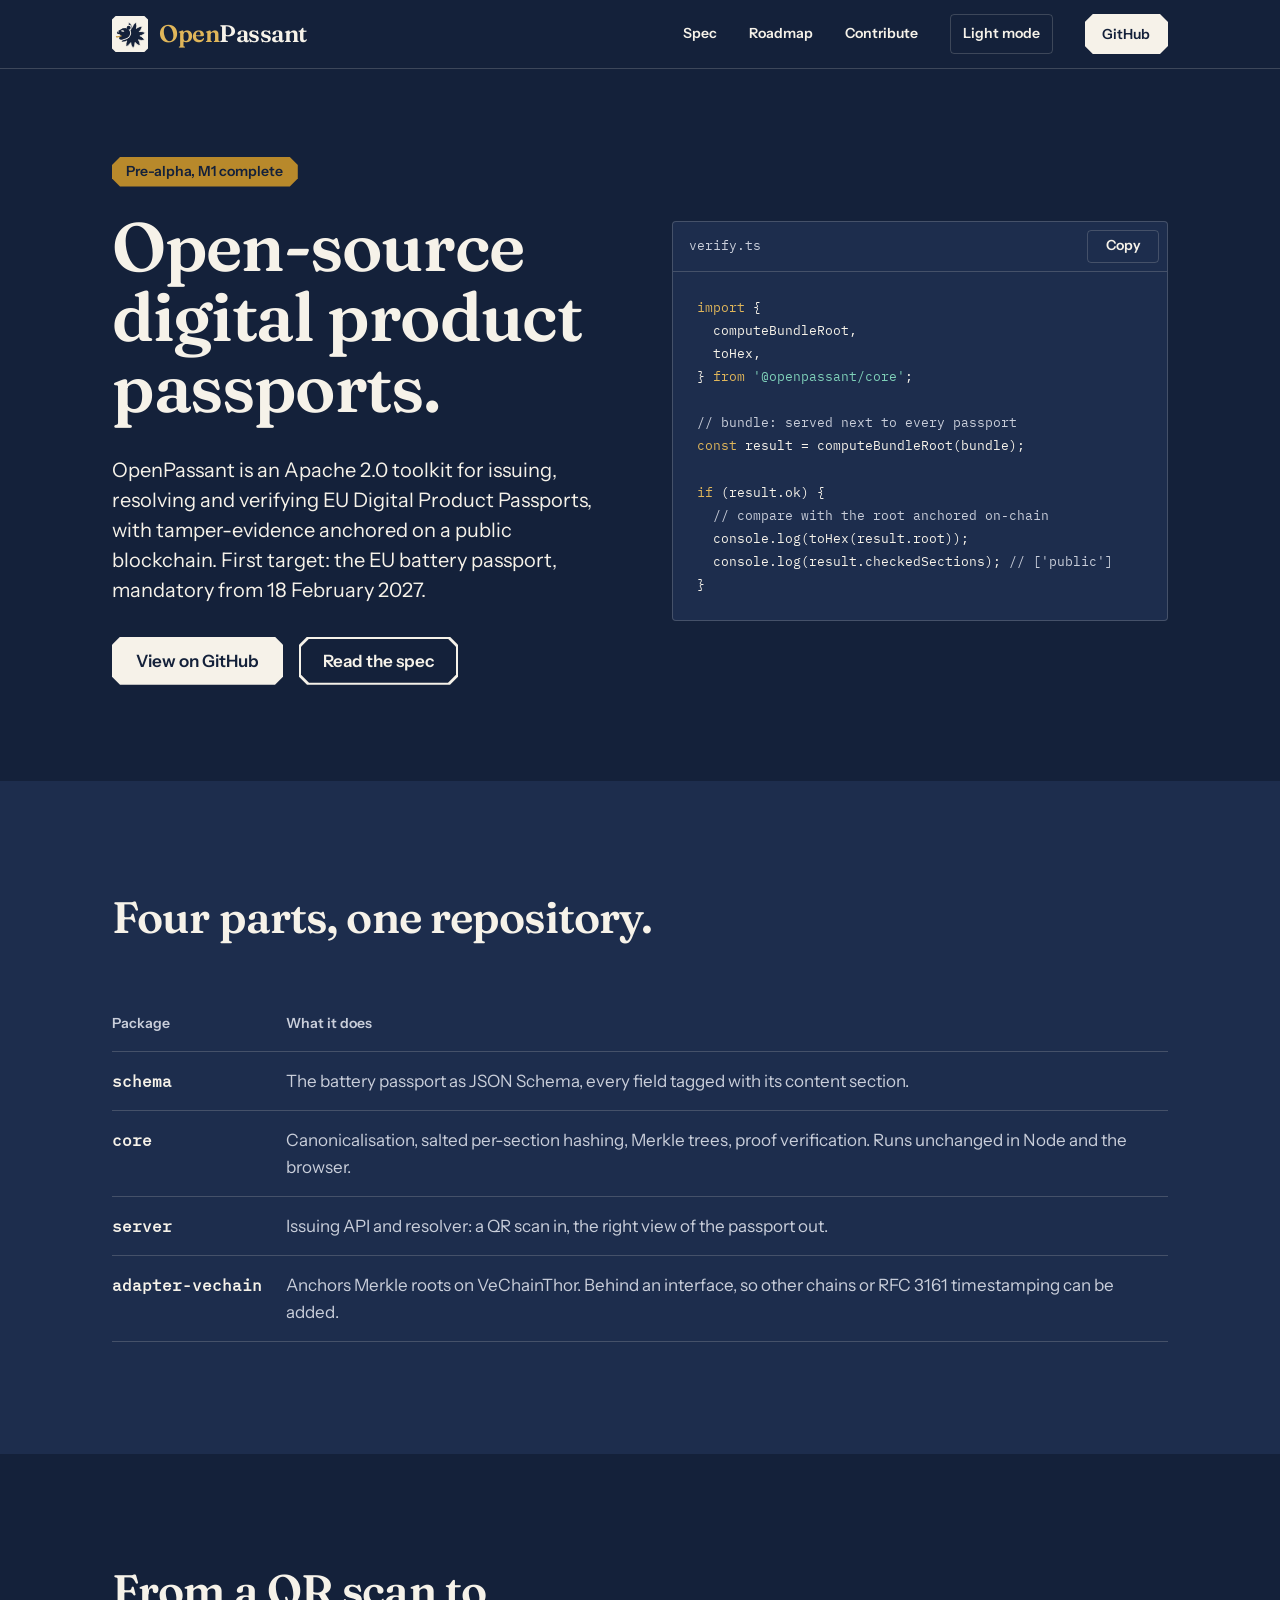
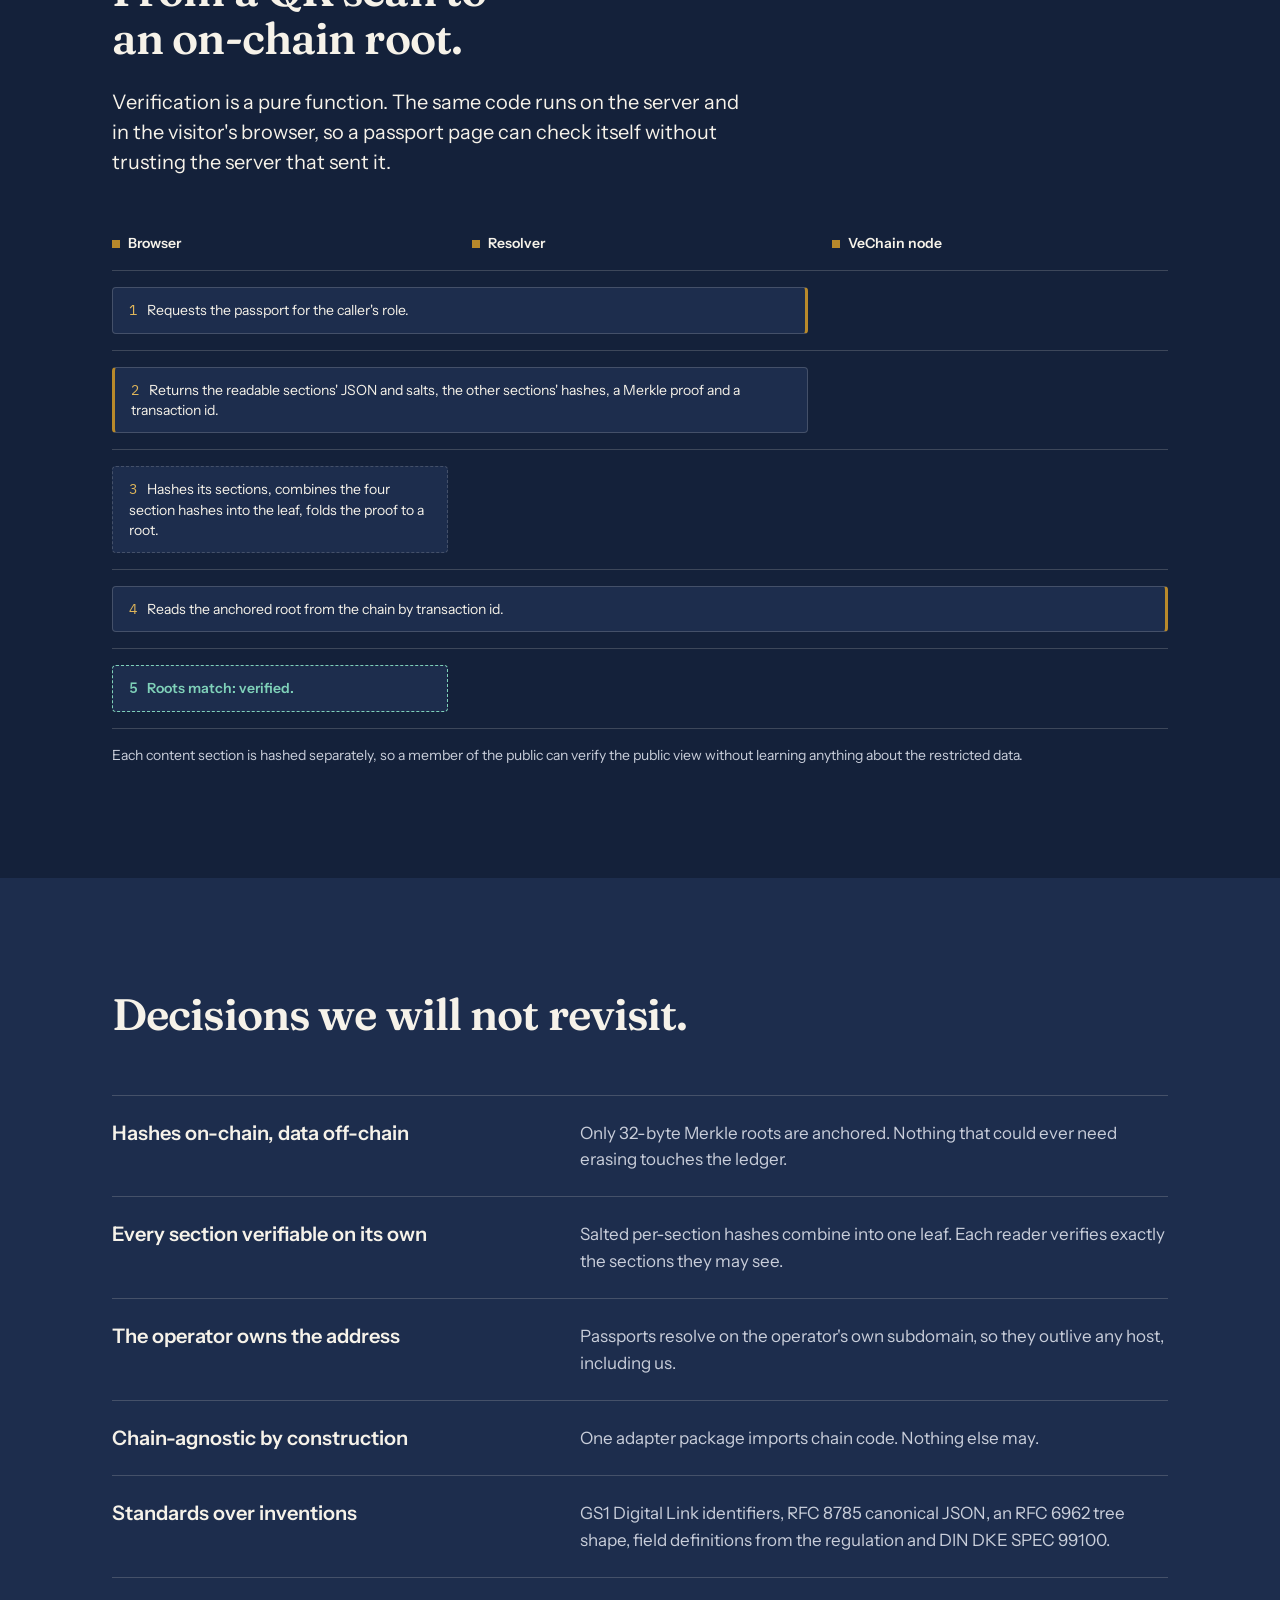
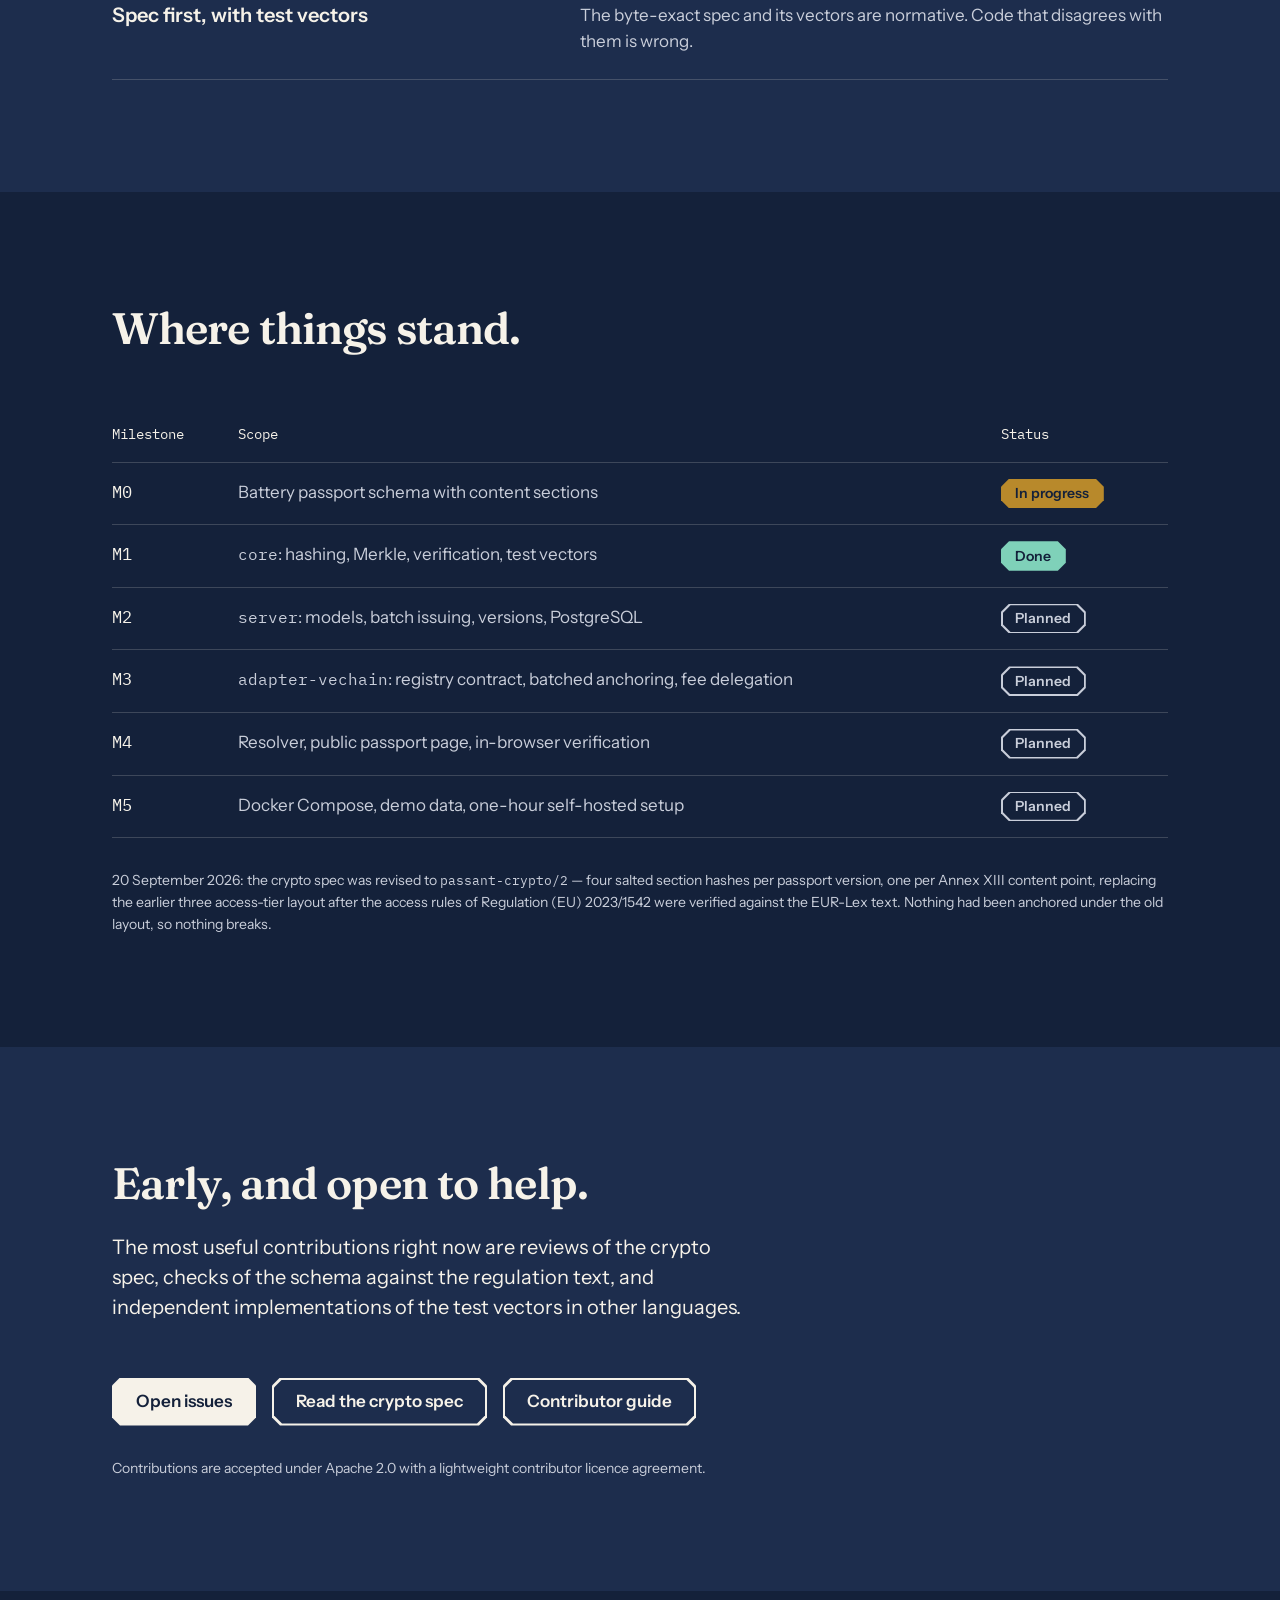
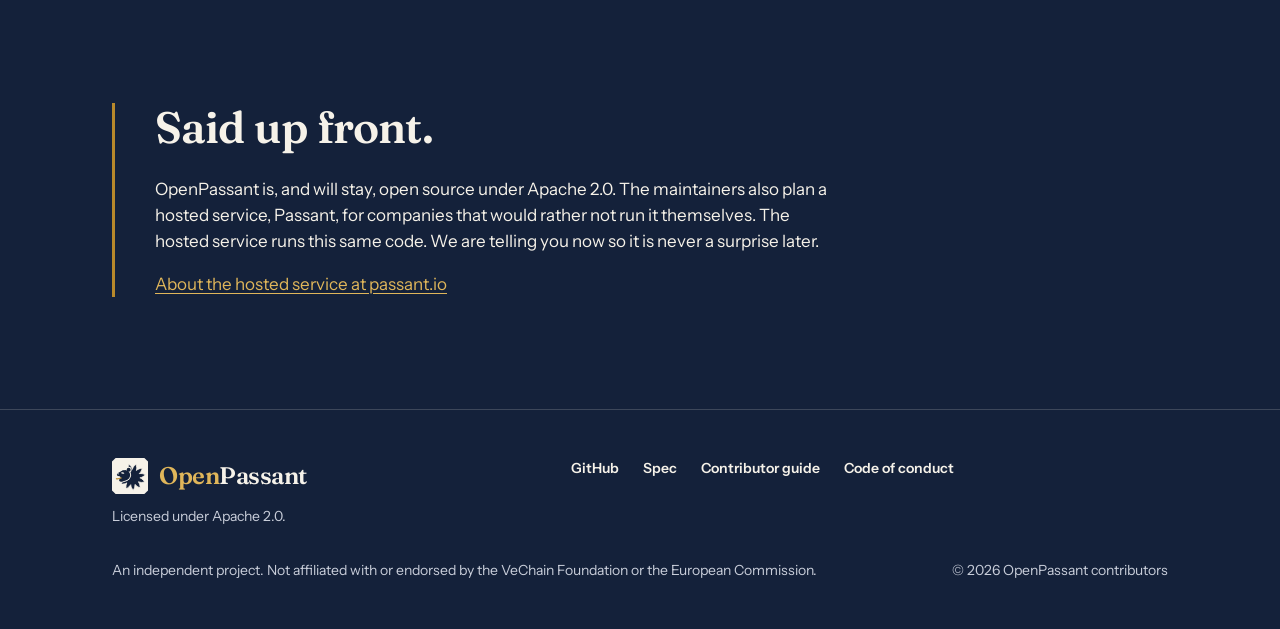
<file: index.html>
<!doctype html>
<html lang="en" data-theme="dark" data-default-theme="dark">
<head>
<meta charset="utf-8">
<meta name="viewport" content="width=device-width, initial-scale=1">
<title>OpenPassant: open-source digital product passports</title>
<meta name="description" content="OpenPassant is an Apache 2.0 toolkit for issuing, resolving and verifying EU Digital Product Passports, with tamper-evidence anchored on a public blockchain.">
<link rel="icon" href="favicon.svg" type="image/svg+xml">
<meta name="theme-color" content="#14213A">
<script>
/* Apply a saved theme before first paint. Nothing else is stored. */
try { var t = localStorage.getItem('theme'); if (t === 'light' || t === 'dark') document.documentElement.setAttribute('data-theme', t); } catch (e) {}
</script>
<link rel="preload" href="assets/fonts/fraunces-latin-wght-normal.woff2" as="font" type="font/woff2" crossorigin>
<link rel="stylesheet" href="assets/css/tokens.css">
<link rel="stylesheet" href="assets/css/base.css">
<link rel="stylesheet" href="assets/css/page.css">
</head>
<body>
<a class="skip" href="#main">Skip to content</a>

<!-- TODO before launch: github.com/openpassant and @openpassant/core are intended names, not yet registered. -->

<header class="site-header">
  <div class="wrap">
    <a class="brand" href="/" aria-label="OpenPassant home">
      <img class="only-light" src="assets/img/passant-icon.svg" alt="" width="36" height="36">
      <img class="only-dark" src="assets/img/passant-icon-reversed.svg" alt="" width="36" height="36">
      <span class="wordmark"><span class="open">Open</span>Passant</span>
    </a>
    <nav class="nav" aria-label="Main">
      <a href="#verify">Spec</a>
      <a href="#roadmap">Roadmap</a>
      <a href="#contribute">Contribute</a>
      <button class="theme-toggle" type="button" data-theme-toggle>Light mode</button>
      <a class="btn btn--small" href="https://github.com/openpassant">GitHub</a>
    </nav>
    <details class="menu">
      <summary>Menu</summary>
      <div class="menu-panel">
        <a href="#verify">Spec</a>
        <a href="#roadmap">Roadmap</a>
        <a href="#contribute">Contribute</a>
        <a href="https://github.com/openpassant">GitHub</a>
        <button class="theme-toggle" type="button" data-theme-toggle>Light mode</button>
      </div>
    </details>
  </div>
</header>

<main id="main">

<section class="hero">
  <div class="wrap hero-grid">
    <div>
      <span class="badge badge--progress">Pre-alpha, M1 complete</span>
      <h1>Open-source digital product passports.</h1>
      <p class="lede">OpenPassant is an Apache 2.0 toolkit for issuing, resolving and verifying EU Digital Product Passports, with tamper-evidence anchored on a public blockchain. First target: the EU battery passport, mandatory from 18 February 2027.</p>
      <div class="actions">
        <a class="btn" href="https://github.com/openpassant">View on GitHub</a>
        <a class="btn btn--ghost" href="https://github.com/openpassant/openpassant/blob/main/docs/crypto-spec.md">Read the spec</a>
      </div>
    </div>
    <div class="code">
      <div class="code-bar"><span>verify.ts</span><button type="button" data-copy="snippet">Copy</button></div>
<pre><code id="snippet"><span class="tok-k">import</span> {
  computeBundleRoot,
  toHex,
} <span class="tok-k">from</span> <span class="tok-s">'@openpassant/core'</span>;

<span class="tok-c">// bundle: served next to every passport</span>
<span class="tok-k">const</span> result = computeBundleRoot(bundle);

<span class="tok-k">if</span> (result.ok) {
  <span class="tok-c">// compare with the root anchored on-chain</span>
  console.log(toHex(result.root));
  console.log(result.checkedSections); <span class="tok-c">// ['public']</span>
}</code></pre>
    </div>
  </div>
</section>

<section class="band band--alt" id="packages">
  <div class="wrap">
    <div class="section-head"><h2>Four parts, one repository.</h2></div>
    <div class="table-scroll">
      <table class="packages">
        <thead><tr><th scope="col">Package</th><th scope="col">What it does</th></tr></thead>
        <tbody>
          <tr><th scope="row"><code>schema</code></th><td>The battery passport as JSON Schema, every field tagged with its content section.</td></tr>
          <tr><th scope="row"><code>core</code></th><td>Canonicalisation, salted per-section hashing, Merkle trees, proof verification. Runs unchanged in Node and the browser.</td></tr>
          <tr><th scope="row"><code>server</code></th><td>Issuing API and resolver: a QR scan in, the right view of the passport out.</td></tr>
          <tr><th scope="row"><code>adapter-vechain</code></th><td>Anchors Merkle roots on VeChainThor. Behind an interface, so other chains or RFC 3161 timestamping can be added.</td></tr>
        </tbody>
      </table>
    </div>
  </div>
</section>

<section class="band" id="verify">
  <div class="wrap">
    <div class="section-head">
      <h2>From a QR scan to an on-chain root.</h2>
      <p class="lede">Verification is a pure function. The same code runs on the server and in the visitor's browser, so a passport page can check itself without trusting the server that sent it.</p>
    </div>
    <div class="seq">
      <div class="seq-lanes" aria-hidden="true"><span>Browser</span><span>Resolver</span><span>VeChain node</span></div>
      <ol class="seq-steps" role="list">
        <li class="from-1-to-2"><div class="seq-msg"><span class="route">Browser to resolver</span>Requests the passport for the caller's role.</div></li>
        <li class="from-2-to-1"><div class="seq-msg"><span class="route">Resolver to browser</span>Returns the readable sections' JSON and salts, the other sections' hashes, a Merkle proof and a transaction id.</div></li>
        <li class="self-1"><div class="seq-msg"><span class="route">In the browser</span>Hashes its sections, combines the four section hashes into the leaf, folds the proof to a root.</div></li>
        <li class="from-1-to-3"><div class="seq-msg"><span class="route">Browser to VeChain node</span>Reads the anchored root from the chain by transaction id.</div></li>
        <li class="self-1 seq-done"><div class="seq-msg"><span class="route">In the browser</span>Roots match: verified.</div></li>
      </ol>
    </div>
    <p class="small seq-key">Each content section is hashed separately, so a member of the public can verify the public view without learning anything about the restricted data.</p>
  </div>
</section>

<section class="band band--alt" id="principles">
  <div class="wrap">
    <div class="section-head"><h2>Decisions we will not revisit.</h2></div>
    <dl class="ruled">
      <div class="ruled-row"><dt>Hashes on-chain, data off-chain</dt><dd>Only 32-byte Merkle roots are anchored. Nothing that could ever need erasing touches the ledger.</dd></div>
      <div class="ruled-row"><dt>Every section verifiable on its own</dt><dd>Salted per-section hashes combine into one leaf. Each reader verifies exactly the sections they may see.</dd></div>
      <div class="ruled-row"><dt>The operator owns the address</dt><dd>Passports resolve on the operator's own subdomain, so they outlive any host, including us.</dd></div>
      <div class="ruled-row"><dt>Chain-agnostic by construction</dt><dd>One adapter package imports chain code. Nothing else may.</dd></div>
      <div class="ruled-row"><dt>Standards over inventions</dt><dd>GS1 Digital Link identifiers, RFC 8785 canonical JSON, an RFC 6962 tree shape, field definitions from the regulation and DIN DKE SPEC 99100.</dd></div>
      <div class="ruled-row"><dt>Spec first, with test vectors</dt><dd>The byte-exact spec and its vectors are normative. Code that disagrees with them is wrong.</dd></div>
    </dl>
  </div>
</section>

<section class="band" id="roadmap">
  <div class="wrap">
    <div class="section-head"><h2>Where things stand.</h2></div>
    <div class="table-scroll">
      <!-- Edit by hand. Status classes: badge--planned, badge--progress, badge--ok (done). -->
      <table class="roadmap">
        <thead><tr><th scope="col">Milestone</th><th scope="col">Scope</th><th scope="col">Status</th></tr></thead>
        <tbody>
          <tr><th scope="row">M0</th><td>Battery passport schema with content sections</td><td><span class="badge badge--progress">In progress</span></td></tr>
          <tr><th scope="row">M1</th><td><code>core</code>: hashing, Merkle, verification, test vectors</td><td><span class="badge badge--ok">Done</span></td></tr>
          <tr><th scope="row">M2</th><td><code>server</code>: models, batch issuing, versions, PostgreSQL</td><td><span class="badge badge--planned">Planned</span></td></tr>
          <tr><th scope="row">M3</th><td><code>adapter-vechain</code>: registry contract, batched anchoring, fee delegation</td><td><span class="badge badge--planned">Planned</span></td></tr>
          <tr><th scope="row">M4</th><td>Resolver, public passport page, in-browser verification</td><td><span class="badge badge--planned">Planned</span></td></tr>
          <tr><th scope="row">M5</th><td>Docker Compose, demo data, one-hour self-hosted setup</td><td><span class="badge badge--planned">Planned</span></td></tr>
        </tbody>
      </table>
    </div>
    <p class="small" style="margin-top: var(--space-8)">20 September 2026: the crypto spec was revised to <code>passant-crypto/2</code> — four salted section hashes per passport version, one per Annex XIII content point, replacing the earlier three access-tier layout after the access rules of Regulation (EU) 2023/1542 were verified against the EUR-Lex text. Nothing had been anchored under the old layout, so nothing breaks.</p>
  </div>
</section>

<section class="band band--alt" id="contribute">
  <div class="wrap">
    <div class="section-head">
      <h2>Early, and open to help.</h2>
      <p class="lede">The most useful contributions right now are reviews of the crypto spec, checks of the schema against the regulation text, and independent implementations of the test vectors in other languages.</p>
    </div>
    <div class="actions" style="margin-top: 0">
      <a class="btn" href="https://github.com/openpassant/openpassant/issues">Open issues</a>
      <a class="btn btn--ghost" href="https://github.com/openpassant/openpassant/blob/main/docs/crypto-spec.md">Read the crypto spec</a>
      <a class="btn btn--ghost" href="https://github.com/openpassant/openpassant/blob/main/CONTRIBUTING.md">Contributor guide</a>
    </div>
    <p class="small" style="margin-top: var(--space-8)">Contributions are accepted under Apache 2.0 with a lightweight contributor licence agreement.</p>
  </div>
</section>

<section class="band" id="hosted">
  <div class="wrap">
    <div class="disclosure prose">
      <h2>Said up front.</h2>
      <p style="margin-top: var(--space-6)">OpenPassant is, and will stay, open source under Apache 2.0. The maintainers also plan a hosted service, Passant, for companies that would rather not run it themselves. The hosted service runs this same code. We are telling you now so it is never a surprise later.</p>
      <p><a href="https://passant.io">About the hosted service at passant.io</a></p>
    </div>
  </div>
</section>

</main>

<footer class="site-footer">
  <div class="wrap">
    <div>
      <a class="brand" href="/" aria-label="OpenPassant home">
        <img class="only-light" src="assets/img/passant-icon.svg" alt="" width="36" height="36">
        <img class="only-dark" src="assets/img/passant-icon-reversed.svg" alt="" width="36" height="36">
        <span class="wordmark"><span class="open">Open</span>Passant</span>
      </a>
      <p>Licensed under Apache 2.0.</p>
    </div>
    <nav class="footer-links" aria-label="Footer">
      <a href="https://github.com/openpassant">GitHub</a>
      <a href="https://github.com/openpassant/openpassant/blob/main/docs/crypto-spec.md">Spec</a>
      <a href="https://github.com/openpassant/openpassant/blob/main/CONTRIBUTING.md">Contributor guide</a>
      <a href="https://github.com/openpassant/openpassant/blob/main/CODE_OF_CONDUCT.md">Code of conduct</a>
    </nav>
    <div class="footer-note">
      <span>An independent project. Not affiliated with or endorsed by the VeChain Foundation or the European Commission.</span>
      <span>© 2026 OpenPassant contributors</span>
    </div>
  </div>
</footer>

<script src="assets/js/site.js" defer></script>
</body>
</html>
</file>
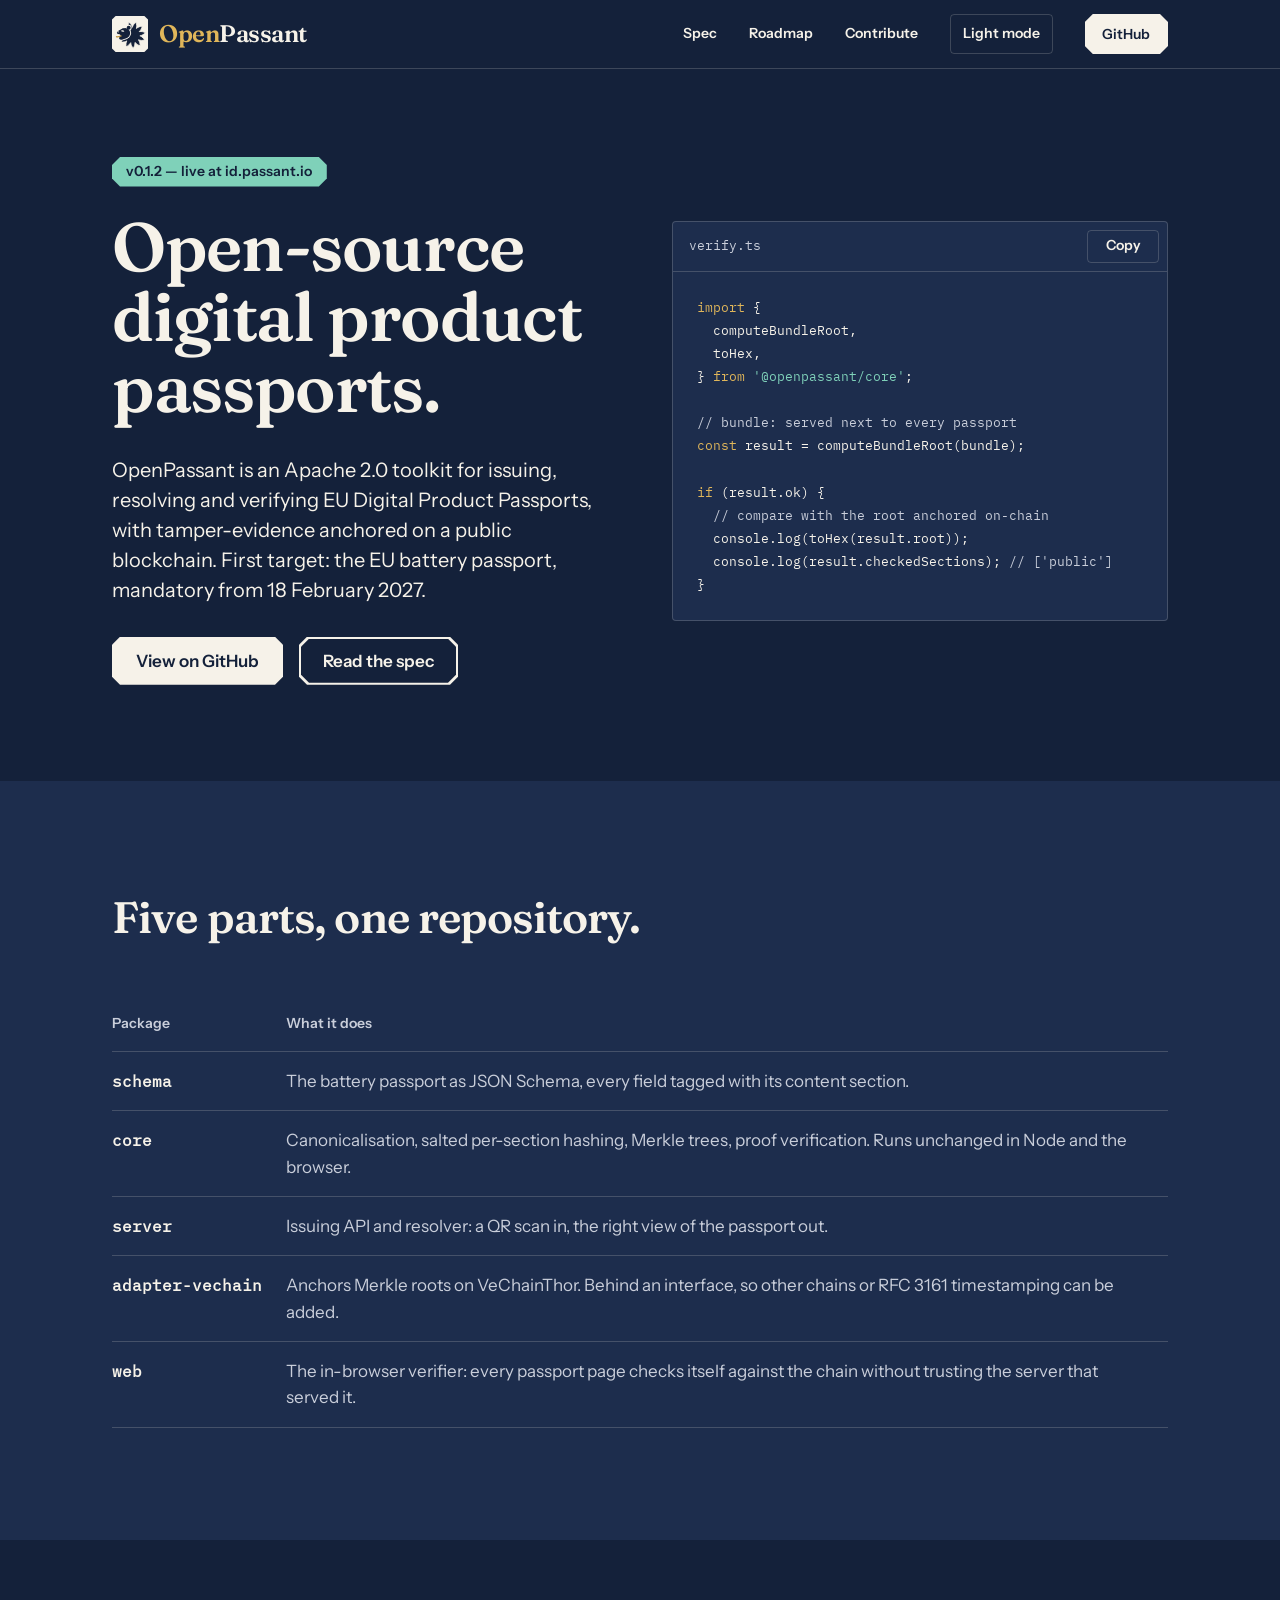
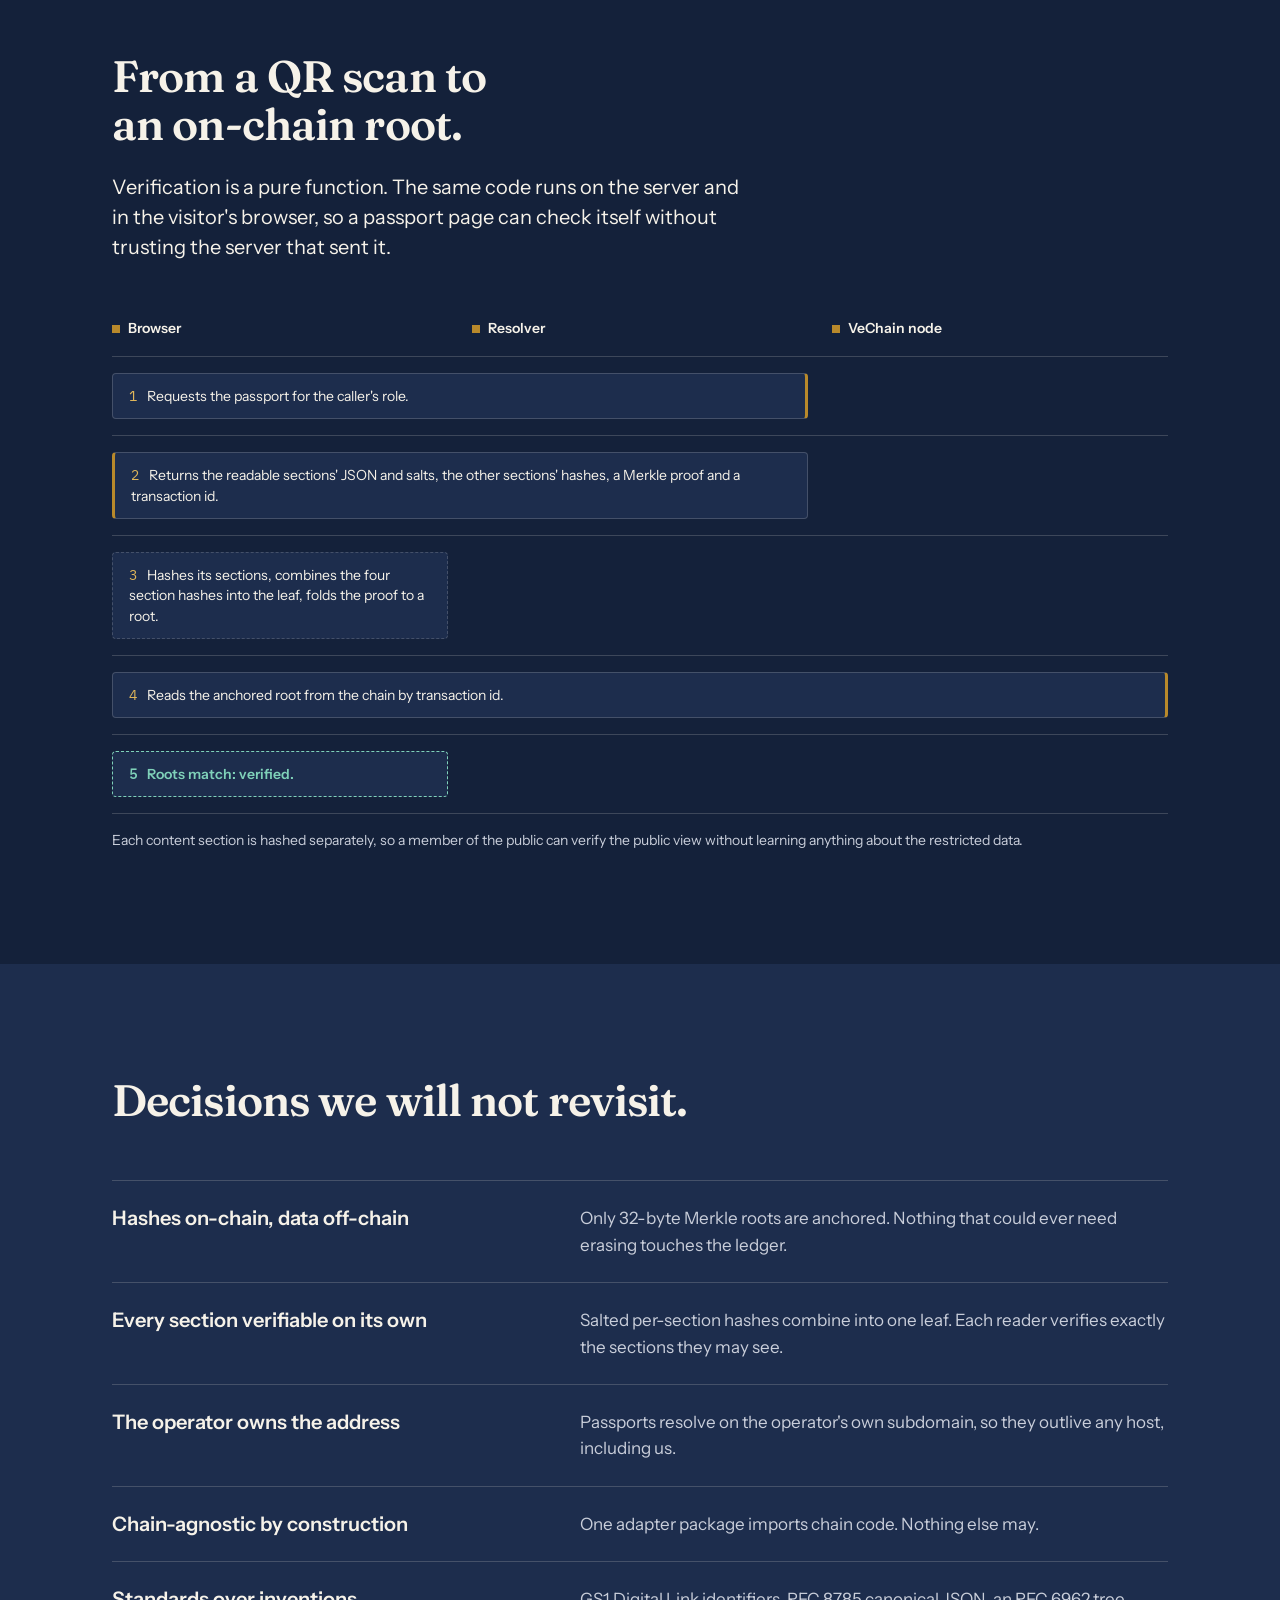
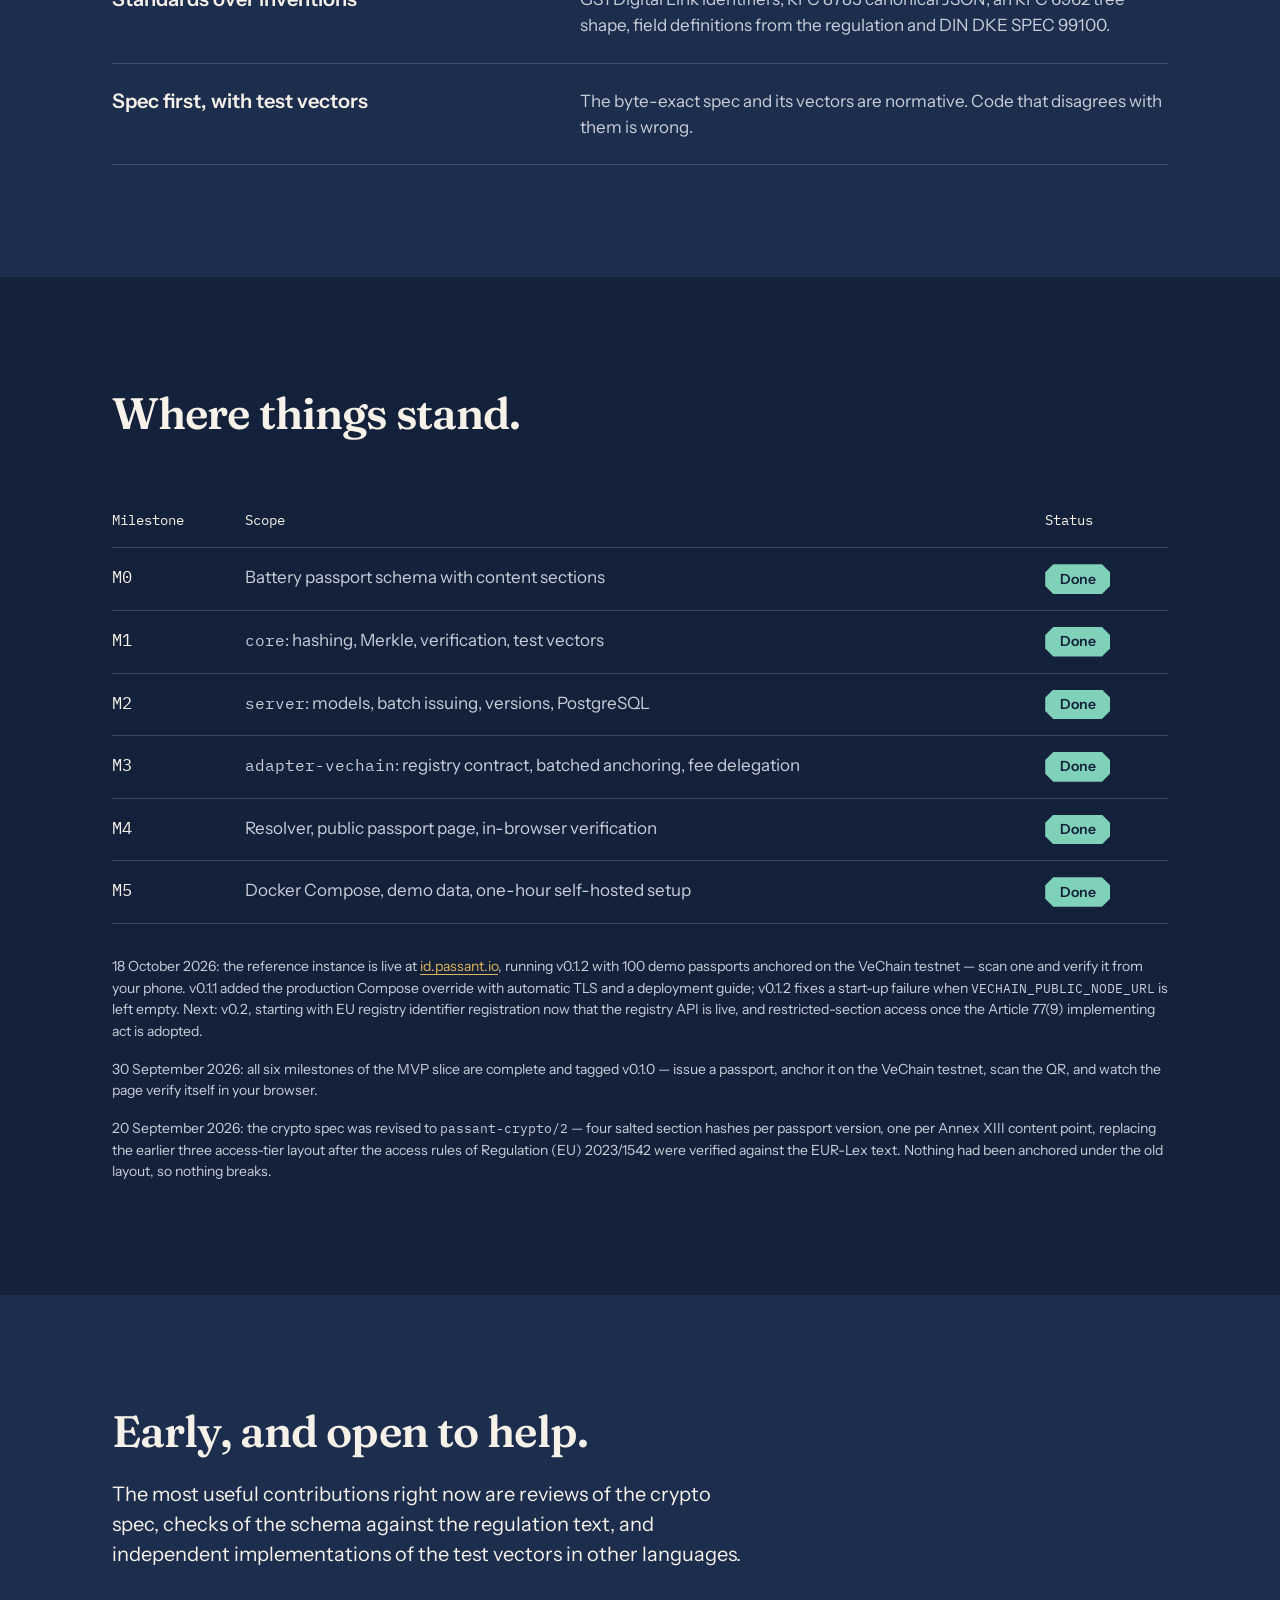
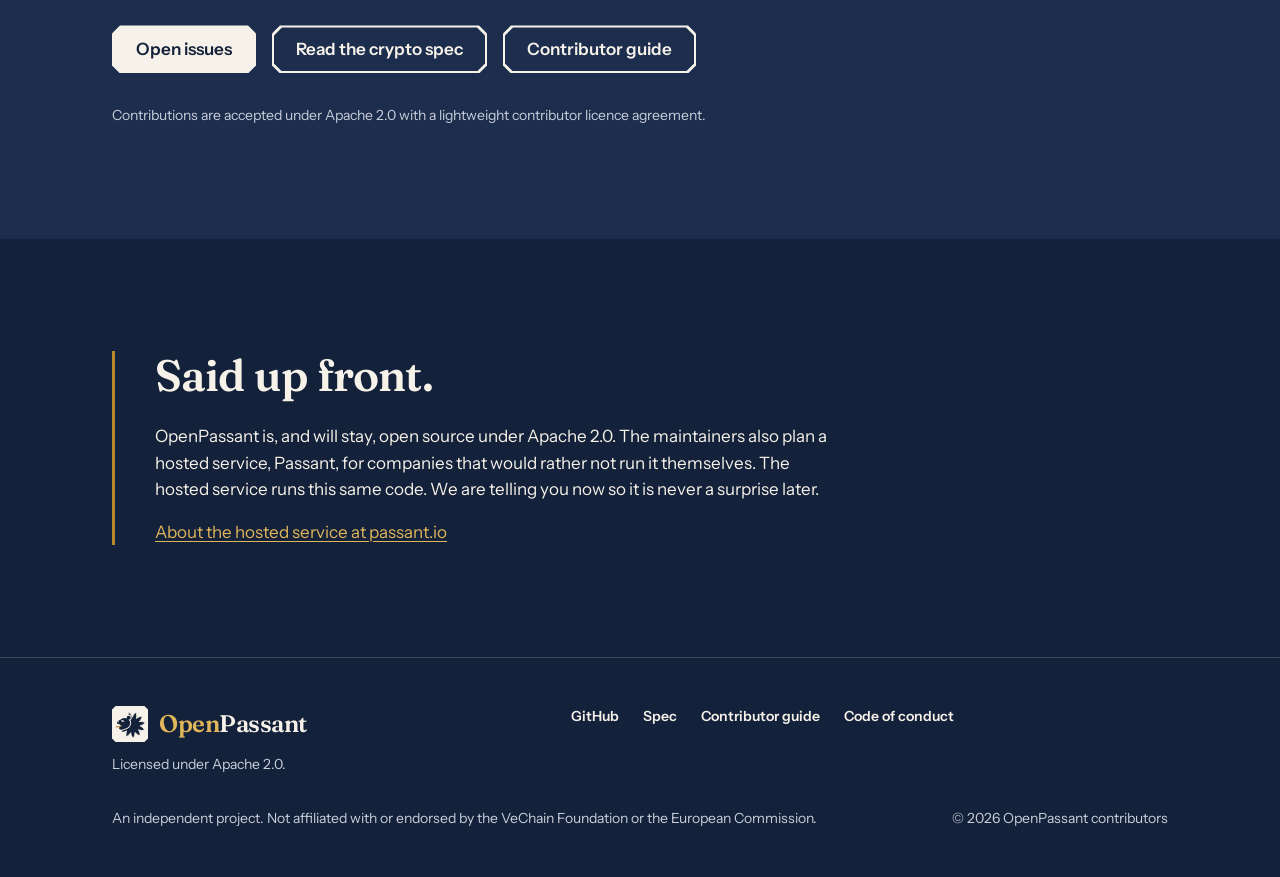
<file: sites/openpassant.org/index.html>
<!doctype html>
<html lang="en" data-theme="dark" data-default-theme="dark">
<head>
<meta charset="utf-8">
<meta name="viewport" content="width=device-width, initial-scale=1">
<title>OpenPassant: open-source digital product passports</title>
<meta name="description" content="OpenPassant is an Apache 2.0 toolkit for issuing, resolving and verifying EU Digital Product Passports, with tamper-evidence anchored on a public blockchain.">
<link rel="icon" href="favicon.svg" type="image/svg+xml">
<meta name="theme-color" content="#14213A">
<script>
/* Apply a saved theme before first paint. Nothing else is stored. */
try { var t = localStorage.getItem('theme'); if (t === 'light' || t === 'dark') document.documentElement.setAttribute('data-theme', t); } catch (e) {}
</script>
<link rel="preload" href="assets/fonts/fraunces-latin-wght-normal.woff2" as="font" type="font/woff2" crossorigin>
<link rel="stylesheet" href="assets/css/tokens.css">
<link rel="stylesheet" href="assets/css/base.css">
<link rel="stylesheet" href="assets/css/page.css">
</head>
<body>
<a class="skip" href="#main">Skip to content</a>

<!-- TODO before launch: github.com/openpassant and @openpassant/core are intended names, not yet registered. -->

<header class="site-header">
  <div class="wrap">
    <a class="brand" href="/" aria-label="OpenPassant home">
      <img class="only-light" src="assets/img/passant-icon.svg" alt="" width="36" height="36">
      <img class="only-dark" src="assets/img/passant-icon-reversed.svg" alt="" width="36" height="36">
      <span class="wordmark"><span class="open">Open</span>Passant</span>
    </a>
    <nav class="nav" aria-label="Main">
      <a href="#verify">Spec</a>
      <a href="#roadmap">Roadmap</a>
      <a href="#contribute">Contribute</a>
      <button class="theme-toggle" type="button" data-theme-toggle>Light mode</button>
      <a class="btn btn--small" href="https://github.com/openpassant">GitHub</a>
    </nav>
    <details class="menu">
      <summary>Menu</summary>
      <div class="menu-panel">
        <a href="#verify">Spec</a>
        <a href="#roadmap">Roadmap</a>
        <a href="#contribute">Contribute</a>
        <a href="https://github.com/openpassant">GitHub</a>
        <button class="theme-toggle" type="button" data-theme-toggle>Light mode</button>
      </div>
    </details>
  </div>
</header>

<main id="main">

<section class="hero">
  <div class="wrap hero-grid">
    <div>
      <span class="badge badge--ok">v0.1.2 — live at id.passant.io</span>
      <h1>Open-source digital product passports.</h1>
      <p class="lede">OpenPassant is an Apache 2.0 toolkit for issuing, resolving and verifying EU Digital Product Passports, with tamper-evidence anchored on a public blockchain. First target: the EU battery passport, mandatory from 18 February 2027.</p>
      <div class="actions">
        <a class="btn" href="https://github.com/openpassant">View on GitHub</a>
        <a class="btn btn--ghost" href="https://github.com/openpassant/openpassant/blob/main/docs/crypto-spec.md">Read the spec</a>
      </div>
    </div>
    <div class="code">
      <div class="code-bar"><span>verify.ts</span><button type="button" data-copy="snippet">Copy</button></div>
<pre><code id="snippet"><span class="tok-k">import</span> {
  computeBundleRoot,
  toHex,
} <span class="tok-k">from</span> <span class="tok-s">'@openpassant/core'</span>;

<span class="tok-c">// bundle: served next to every passport</span>
<span class="tok-k">const</span> result = computeBundleRoot(bundle);

<span class="tok-k">if</span> (result.ok) {
  <span class="tok-c">// compare with the root anchored on-chain</span>
  console.log(toHex(result.root));
  console.log(result.checkedSections); <span class="tok-c">// ['public']</span>
}</code></pre>
    </div>
  </div>
</section>

<section class="band band--alt" id="packages">
  <div class="wrap">
    <div class="section-head"><h2>Five parts, one repository.</h2></div>
    <div class="table-scroll">
      <table class="packages">
        <thead><tr><th scope="col">Package</th><th scope="col">What it does</th></tr></thead>
        <tbody>
          <tr><th scope="row"><code>schema</code></th><td>The battery passport as JSON Schema, every field tagged with its content section.</td></tr>
          <tr><th scope="row"><code>core</code></th><td>Canonicalisation, salted per-section hashing, Merkle trees, proof verification. Runs unchanged in Node and the browser.</td></tr>
          <tr><th scope="row"><code>server</code></th><td>Issuing API and resolver: a QR scan in, the right view of the passport out.</td></tr>
          <tr><th scope="row"><code>adapter-vechain</code></th><td>Anchors Merkle roots on VeChainThor. Behind an interface, so other chains or RFC 3161 timestamping can be added.</td></tr>
          <tr><th scope="row"><code>web</code></th><td>The in-browser verifier: every passport page checks itself against the chain without trusting the server that served it.</td></tr>
        </tbody>
      </table>
    </div>
  </div>
</section>

<section class="band" id="verify">
  <div class="wrap">
    <div class="section-head">
      <h2>From a QR scan to an on-chain root.</h2>
      <p class="lede">Verification is a pure function. The same code runs on the server and in the visitor's browser, so a passport page can check itself without trusting the server that sent it.</p>
    </div>
    <div class="seq">
      <div class="seq-lanes" aria-hidden="true"><span>Browser</span><span>Resolver</span><span>VeChain node</span></div>
      <ol class="seq-steps" role="list">
        <li class="from-1-to-2"><div class="seq-msg"><span class="route">Browser to resolver</span>Requests the passport for the caller's role.</div></li>
        <li class="from-2-to-1"><div class="seq-msg"><span class="route">Resolver to browser</span>Returns the readable sections' JSON and salts, the other sections' hashes, a Merkle proof and a transaction id.</div></li>
        <li class="self-1"><div class="seq-msg"><span class="route">In the browser</span>Hashes its sections, combines the four section hashes into the leaf, folds the proof to a root.</div></li>
        <li class="from-1-to-3"><div class="seq-msg"><span class="route">Browser to VeChain node</span>Reads the anchored root from the chain by transaction id.</div></li>
        <li class="self-1 seq-done"><div class="seq-msg"><span class="route">In the browser</span>Roots match: verified.</div></li>
      </ol>
    </div>
    <p class="small seq-key">Each content section is hashed separately, so a member of the public can verify the public view without learning anything about the restricted data.</p>
  </div>
</section>

<section class="band band--alt" id="principles">
  <div class="wrap">
    <div class="section-head"><h2>Decisions we will not revisit.</h2></div>
    <dl class="ruled">
      <div class="ruled-row"><dt>Hashes on-chain, data off-chain</dt><dd>Only 32-byte Merkle roots are anchored. Nothing that could ever need erasing touches the ledger.</dd></div>
      <div class="ruled-row"><dt>Every section verifiable on its own</dt><dd>Salted per-section hashes combine into one leaf. Each reader verifies exactly the sections they may see.</dd></div>
      <div class="ruled-row"><dt>The operator owns the address</dt><dd>Passports resolve on the operator's own subdomain, so they outlive any host, including us.</dd></div>
      <div class="ruled-row"><dt>Chain-agnostic by construction</dt><dd>One adapter package imports chain code. Nothing else may.</dd></div>
      <div class="ruled-row"><dt>Standards over inventions</dt><dd>GS1 Digital Link identifiers, RFC 8785 canonical JSON, an RFC 6962 tree shape, field definitions from the regulation and DIN DKE SPEC 99100.</dd></div>
      <div class="ruled-row"><dt>Spec first, with test vectors</dt><dd>The byte-exact spec and its vectors are normative. Code that disagrees with them is wrong.</dd></div>
    </dl>
  </div>
</section>

<section class="band" id="roadmap">
  <div class="wrap">
    <div class="section-head"><h2>Where things stand.</h2></div>
    <div class="table-scroll">
      <!-- Edit by hand. Status classes: badge--planned, badge--progress, badge--ok (done). -->
      <table class="roadmap">
        <thead><tr><th scope="col">Milestone</th><th scope="col">Scope</th><th scope="col">Status</th></tr></thead>
        <tbody>
          <tr><th scope="row">M0</th><td>Battery passport schema with content sections</td><td><span class="badge badge--ok">Done</span></td></tr>
          <tr><th scope="row">M1</th><td><code>core</code>: hashing, Merkle, verification, test vectors</td><td><span class="badge badge--ok">Done</span></td></tr>
          <tr><th scope="row">M2</th><td><code>server</code>: models, batch issuing, versions, PostgreSQL</td><td><span class="badge badge--ok">Done</span></td></tr>
          <tr><th scope="row">M3</th><td><code>adapter-vechain</code>: registry contract, batched anchoring, fee delegation</td><td><span class="badge badge--ok">Done</span></td></tr>
          <tr><th scope="row">M4</th><td>Resolver, public passport page, in-browser verification</td><td><span class="badge badge--ok">Done</span></td></tr>
          <tr><th scope="row">M5</th><td>Docker Compose, demo data, one-hour self-hosted setup</td><td><span class="badge badge--ok">Done</span></td></tr>
        </tbody>
      </table>
    </div>
    <p class="small" style="margin-top: var(--space-8)">18 October 2026: the reference instance is live at <a href="https://id.passant.io/01/09506000134369/21/DEMO-0001">id.passant.io</a>, running v0.1.2 with 100 demo passports anchored on the VeChain testnet — scan one and verify it from your phone. v0.1.1 added the production Compose override with automatic TLS and a deployment guide; v0.1.2 fixes a start-up failure when <code>VECHAIN_PUBLIC_NODE_URL</code> is left empty. Next: v0.2, starting with EU registry identifier registration now that the registry API is live, and restricted-section access once the Article 77(9) implementing act is adopted.</p>
    <p class="small" style="margin-top: var(--space-4)">30 September 2026: all six milestones of the MVP slice are complete and tagged v0.1.0 — issue a passport, anchor it on the VeChain testnet, scan the QR, and watch the page verify itself in your browser.</p>
    <p class="small" style="margin-top: var(--space-4)">20 September 2026: the crypto spec was revised to <code>passant-crypto/2</code> — four salted section hashes per passport version, one per Annex XIII content point, replacing the earlier three access-tier layout after the access rules of Regulation (EU) 2023/1542 were verified against the EUR-Lex text. Nothing had been anchored under the old layout, so nothing breaks.</p>
  </div>
</section>

<section class="band band--alt" id="contribute">
  <div class="wrap">
    <div class="section-head">
      <h2>Early, and open to help.</h2>
      <p class="lede">The most useful contributions right now are reviews of the crypto spec, checks of the schema against the regulation text, and independent implementations of the test vectors in other languages.</p>
    </div>
    <div class="actions" style="margin-top: 0">
      <a class="btn" href="https://github.com/openpassant/openpassant/issues">Open issues</a>
      <a class="btn btn--ghost" href="https://github.com/openpassant/openpassant/blob/main/docs/crypto-spec.md">Read the crypto spec</a>
      <a class="btn btn--ghost" href="https://github.com/openpassant/openpassant/blob/main/CONTRIBUTING.md">Contributor guide</a>
    </div>
    <p class="small" style="margin-top: var(--space-8)">Contributions are accepted under Apache 2.0 with a lightweight contributor licence agreement.</p>
  </div>
</section>

<section class="band" id="hosted">
  <div class="wrap">
    <div class="disclosure prose">
      <h2>Said up front.</h2>
      <p style="margin-top: var(--space-6)">OpenPassant is, and will stay, open source under Apache 2.0. The maintainers also plan a hosted service, Passant, for companies that would rather not run it themselves. The hosted service runs this same code. We are telling you now so it is never a surprise later.</p>
      <p><a href="https://passant.io">About the hosted service at passant.io</a></p>
    </div>
  </div>
</section>

</main>

<footer class="site-footer">
  <div class="wrap">
    <div>
      <a class="brand" href="/" aria-label="OpenPassant home">
        <img class="only-light" src="assets/img/passant-icon.svg" alt="" width="36" height="36">
        <img class="only-dark" src="assets/img/passant-icon-reversed.svg" alt="" width="36" height="36">
        <span class="wordmark"><span class="open">Open</span>Passant</span>
      </a>
      <p>Licensed under Apache 2.0.</p>
    </div>
    <nav class="footer-links" aria-label="Footer">
      <a href="https://github.com/openpassant">GitHub</a>
      <a href="https://github.com/openpassant/openpassant/blob/main/docs/crypto-spec.md">Spec</a>
      <a href="https://github.com/openpassant/openpassant/blob/main/CONTRIBUTING.md">Contributor guide</a>
      <a href="https://github.com/openpassant/openpassant/blob/main/CODE_OF_CONDUCT.md">Code of conduct</a>
    </nav>
    <div class="footer-note">
      <span>An independent project. Not affiliated with or endorsed by the VeChain Foundation or the European Commission.</span>
      <span>© 2026 OpenPassant contributors</span>
    </div>
  </div>
</footer>

<script src="assets/js/site.js" defer></script>
</body>
</html>
</file>
<file: assets/css/tokens.css>
/* Passant design tokens v0.1. One system, two expressions:
   passant.com defaults to the light theme, openpassant.org to the dark theme.
   Contrast ratios in comments are WCAG 2.x, measured, not estimated. */

:root {
  /* Brand colours */
  --ink: #14213A;            /* primary text and marks. 14.4:1 on ivory */
  --ivory: #F6F2E9;          /* primary ground */
  --ivory-deep: #EDE6D6;     /* alternate section ground on light */
  --ink-raised: #1D2D4D;     /* cards and code blocks on dark */
  --gold: #B8892B;           /* SHAPES ONLY on ivory (2.8:1). Fine as text on ink (5.1:1) */
  --gold-text-large: #8F6A1E;/* gold text at 24px and above on ivory (4.4:1) */
  --gold-text: #7E5C17;      /* gold text at any size on ivory (5.5:1) */
  --gold-on-ink: #E0B65A;    /* gold text and links on ink (8.4:1) */

  /* Neutrals */
  --muted: #5A6274;          /* secondary text on ivory (5.5:1) */
  --muted-on-ink: #C9CEDA;   /* secondary text on ink (10.2:1) */
  --line: rgba(20, 33, 58, 0.16);
  --line-on-ink: rgba(246, 242, 233, 0.18);

  /* Status. "Verified" is the most important state in the product. */
  --verified: #246B5A;       /* on ivory (5.7:1) */
  --verified-on-ink: #7FD1B9;/* on ink (9.0:1) */
  --failed: #A8421F;         /* on ivory (5.4:1) */
  --failed-on-ink: #F0997A;  /* on ink (7.3:1) */

  /* Typography */
  --font-display: 'Fraunces', Georgia, 'Times New Roman', serif;       /* weight 600, tracking -0.02em */
  --font-body: 'Instrument Sans', 'Helvetica Neue', Arial, sans-serif; /* weights 400 and 600 */
  --font-mono: 'IBM Plex Mono', ui-monospace, 'SFMono-Regular', Menlo, monospace;

  --text-xs: 0.75rem;    /* 12px labels, uppercase, tracking 0.08em, weight 600 */
  --text-sm: 0.875rem;
  --text-base: 1.0625rem;/* 17px body, line-height 1.55 */
  --text-lg: 1.25rem;
  --text-xl: 1.75rem;
  --text-2xl: 2.5rem;
  --text-3xl: clamp(2.5rem, 6vw, 4.25rem); /* hero, line-height 1.05 */

  /* Spacing, 4px base */
  --space-1: 0.25rem; --space-2: 0.5rem; --space-3: 0.75rem; --space-4: 1rem;
  --space-6: 1.5rem;  --space-8: 2rem;   --space-12: 3rem;   --space-16: 4rem;
  --space-24: 6rem;   --space-32: 8rem;
  --measure: 66ch;          /* max line length for prose */
  --page: 72rem;            /* max content width */

  /* Shape. The signature is the hallmark cartouche: clipped corners, not rounded ones. */
  --clip: 8px;
  --cartouche: polygon(var(--clip) 0, calc(100% - var(--clip)) 0, 100% var(--clip),
               100% calc(100% - var(--clip)), calc(100% - var(--clip)) 100%,
               var(--clip) 100%, 0 calc(100% - var(--clip)), 0 var(--clip));
  --radius: 4px;            /* everything that is not a cartouche */

  /* Motion */
  --ease: cubic-bezier(0.2, 0, 0, 1);
  --dur: 180ms;
}

/* Semantic roles. Components use these, never the raw colours above. */
:root, [data-theme="light"] {
  --bg: var(--ivory); --bg-alt: var(--ivory-deep); --surface: #FFFFFF;
  --fg: var(--ink); --fg-muted: var(--muted); --border: var(--line);
  --accent-shape: var(--gold); --accent-text: var(--gold-text); --link: var(--ink);
  --ok: var(--verified); --bad: var(--failed);
  --button-bg: var(--ink); --button-fg: var(--ivory);
}
[data-theme="dark"] {
  --bg: var(--ink); --bg-alt: var(--ink-raised); --surface: var(--ink-raised);
  --fg: var(--ivory); --fg-muted: var(--muted-on-ink); --border: var(--line-on-ink);
  --accent-shape: var(--gold); --accent-text: var(--gold-on-ink); --link: var(--gold-on-ink);
  --ok: var(--verified-on-ink); --bad: var(--failed-on-ink);
  --button-bg: var(--ivory); --button-fg: var(--ink);
}
@media (prefers-reduced-motion: reduce) { :root { --dur: 0ms; } }
</file>
<file: assets/css/base.css>
/* Passant shared base styles. Used unchanged by passant.io and openpassant.org.
   Depends on tokens.css being loaded first. */

/* ---------- Fonts (self-hosted, SIL OFL 1.1) ---------- */
@font-face { font-family: 'Fraunces'; font-style: normal; font-weight: 100 900; font-display: swap;
  src: url('../fonts/fraunces-latin-wght-normal.woff2') format('woff2-variations');
  unicode-range: U+0000-00FF,U+0131,U+0152-0153,U+02BB-02BC,U+02C6,U+02DA,U+02DC,U+0304,U+0308,U+0329,U+2000-206F,U+20AC,U+2122,U+2191,U+2193,U+2212,U+2215,U+FEFF,U+FFFD; }
@font-face { font-family: 'Fraunces'; font-style: normal; font-weight: 100 900; font-display: swap;
  src: url('../fonts/fraunces-latin-ext-wght-normal.woff2') format('woff2-variations');
  unicode-range: U+0100-02BA,U+02BD-02C5,U+02C7-02CC,U+02CE-02D7,U+02DD-02FF,U+0304,U+0308,U+0329,U+1D00-1DBF,U+1E00-1E9F,U+1EF2-1EFF,U+2020,U+20A0-20AB,U+20AD-20C0,U+2113,U+2C60-2C7F,U+A720-A7FF; }
@font-face { font-family: 'Instrument Sans'; font-style: normal; font-weight: 400 700; font-display: swap;
  src: url('../fonts/instrument-sans-latin-wght-normal.woff2') format('woff2-variations');
  unicode-range: U+0000-00FF,U+0131,U+0152-0153,U+02BB-02BC,U+02C6,U+02DA,U+02DC,U+0304,U+0308,U+0329,U+2000-206F,U+20AC,U+2122,U+2191,U+2193,U+2212,U+2215,U+FEFF,U+FFFD; }
@font-face { font-family: 'Instrument Sans'; font-style: normal; font-weight: 400 700; font-display: swap;
  src: url('../fonts/instrument-sans-latin-ext-wght-normal.woff2') format('woff2-variations');
  unicode-range: U+0100-02BA,U+02BD-02C5,U+02C7-02CC,U+02CE-02D7,U+02DD-02FF,U+0304,U+0308,U+0329,U+1D00-1DBF,U+1E00-1E9F,U+1EF2-1EFF,U+2020,U+20A0-20AB,U+20AD-20C0,U+2113,U+2C60-2C7F,U+A720-A7FF; }
@font-face { font-family: 'IBM Plex Mono'; font-style: normal; font-weight: 400; font-display: swap;
  src: url('../fonts/ibm-plex-mono-latin-400-normal.woff2') format('woff2'); }

/* ---------- Reset and page ---------- */
*, *::before, *::after { box-sizing: border-box; }
html { -webkit-text-size-adjust: 100%; scroll-behavior: smooth; scroll-padding-top: 5rem; }
@media (prefers-reduced-motion: reduce) { html { scroll-behavior: auto; } }
body { margin: 0; background: var(--bg); color: var(--fg); font-family: var(--font-body);
  font-size: var(--text-base); line-height: 1.55; -webkit-font-smoothing: antialiased; }
img, svg { max-width: 100%; display: block; }
a { color: var(--link); text-underline-offset: 0.18em; text-decoration-thickness: 1px; }
a:hover { text-decoration-thickness: 2px; }
:focus-visible { outline: 3px solid var(--accent-shape); outline-offset: 3px; border-radius: 2px; }
h1, h2, h3, p, ul, ol, dl, dd, figure { margin: 0; }
ul[role="list"], ol[role="list"] { list-style: none; padding: 0; }
code, .mono { font-family: var(--font-mono); font-size: 0.92em; }
.visually-hidden { position: absolute; width: 1px; height: 1px; overflow: hidden; clip: rect(0 0 0 0); white-space: nowrap; }
.skip { position: absolute; left: var(--space-4); top: -4rem; background: var(--button-bg); color: var(--button-fg); padding: var(--space-2) var(--space-4); z-index: 20; }
.skip:focus { top: var(--space-4); }

/* A section with data-theme set re-scopes every semantic role, so bands can invert locally. */
[data-theme] { background: var(--bg); color: var(--fg); }

/* ---------- Layout ---------- */
.wrap { width: 100%; max-width: var(--page); margin-inline: auto; padding-inline: clamp(1.25rem, 5vw, 3rem); }
.band { padding-block: clamp(3.5rem, 9vw, 7rem); --here: var(--bg); }
.band--alt { background: var(--bg-alt); --here: var(--bg-alt); }
.band--tight { padding-block: clamp(2.5rem, 6vw, 4.5rem); }
.prose { max-width: var(--measure); }
.prose > * + * { margin-top: var(--space-4); }
.lede { font-size: var(--text-lg); line-height: 1.5; color: var(--fg); max-width: 40rem; }
.small { font-size: var(--text-sm); color: var(--fg-muted); }

/* ---------- Type ---------- */
h1, h2 { font-family: var(--font-display); font-weight: 600; letter-spacing: -0.02em; text-wrap: balance; }
h1 { font-size: var(--text-3xl); line-height: 1.04; }
h2 { font-size: clamp(1.85rem, 4.2vw, 2.75rem); line-height: 1.1; max-width: 22ch; }
h2.wide { max-width: 30ch; }
h3 { font-family: var(--font-body); font-size: var(--text-lg); font-weight: 600; line-height: 1.3; }
.section-head { margin-bottom: clamp(2rem, 5vw, 3.5rem); }
.section-head > p { margin-top: var(--space-6); }

/* ---------- Header ---------- */
.site-header { position: sticky; top: 0; z-index: 10; background: var(--bg); border-bottom: 1px solid var(--border); }
.site-header .wrap { display: flex; align-items: center; justify-content: space-between; gap: var(--space-6); min-height: 4.25rem; }
.brand { display: inline-flex; align-items: center; gap: 0.7rem; text-decoration: none; color: var(--fg); }
.brand img { height: 2.25rem; width: auto; }
.brand .wordmark { font-family: var(--font-display); font-weight: 600; font-size: 1.5rem; letter-spacing: -0.02em; line-height: 1; }
.brand .wordmark .open { color: var(--accent-text); }
.only-dark { display: none; }
[data-theme="dark"] .only-dark { display: block; }
[data-theme="dark"] .only-light { display: none; }
.nav { display: none; align-items: center; gap: var(--space-8); }
.nav a:not(.btn) { color: var(--fg); text-decoration: none; font-weight: 600; font-size: var(--text-sm); }
.nav a:not(.btn):hover { text-decoration: underline; }
@media (min-width: 52rem) { .nav { display: flex; } .menu { display: none; } }
.menu { position: relative; }
.menu summary { list-style: none; cursor: pointer; font-weight: 600; font-size: var(--text-sm); padding: var(--space-2) var(--space-3); border: 1px solid var(--border); border-radius: var(--radius); }
.menu summary::-webkit-details-marker { display: none; }
.menu[open] summary { background: var(--bg-alt); }
.menu-panel { position: absolute; right: 0; top: calc(100% + 0.5rem); min-width: 15rem; background: var(--bg); border: 1px solid var(--border); border-radius: var(--radius); padding: var(--space-3); display: grid; gap: var(--space-1); box-shadow: 0 12px 32px rgba(20, 33, 58, 0.18); }
.menu-panel a { padding: var(--space-3); color: var(--fg); text-decoration: none; font-weight: 600; border-radius: var(--radius); }
.menu-panel a:hover { background: var(--bg-alt); }
.theme-toggle { background: none; border: 1px solid var(--border); color: var(--fg); border-radius: var(--radius); font: inherit; font-size: var(--text-sm); font-weight: 600; padding: var(--space-2) var(--space-3); cursor: pointer; }
.theme-toggle:hover { background: var(--bg-alt); }

/* ---------- Cartouche: the clipped-corner signature shape ---------- */
.btn { display: inline-flex; align-items: center; justify-content: center; gap: var(--space-2); min-height: 3rem;
  padding: 0.7rem 1.5rem; border: 0; cursor: pointer; text-decoration: none; font: inherit; font-weight: 600; line-height: 1.2;
  background: var(--button-bg); color: var(--button-fg); clip-path: var(--cartouche);
  transition: transform var(--dur) var(--ease); }
.btn:hover { transform: translateY(-1px); }
.btn:active { transform: translateY(0); }
/* clip-path hides a normal outline, so focus is drawn inside the shape */
.btn:focus-visible { outline: none; box-shadow: inset 0 0 0 3px var(--accent-shape); }
.btn--small { min-height: 2.5rem; padding: 0.5rem 1.1rem; font-size: var(--text-sm); }
.btn--ghost { position: relative; isolation: isolate; background: var(--fg); color: var(--fg); }
.btn--ghost::before { content: ""; position: absolute; inset: 2px; z-index: -1; background: var(--here, var(--bg)); clip-path: var(--cartouche); }
.btn--ghost:focus-visible { box-shadow: none; }
.btn--ghost:focus-visible::before { background: var(--bg-alt); box-shadow: inset 0 0 0 2px var(--accent-shape); }
.actions { display: flex; flex-wrap: wrap; gap: var(--space-4); margin-top: var(--space-8); }

.badge { display: inline-flex; align-items: center; gap: 0.5rem; padding: 0.4rem 0.9rem; font-size: var(--text-sm); font-weight: 600; line-height: 1.2;
  --clip: 6px; clip-path: var(--cartouche); background: var(--fg-muted); color: var(--bg); }
.badge--ok { background: var(--ok); color: var(--bg); }
.badge--progress { background: var(--accent-shape); color: var(--ink); }
.badge--planned { position: relative; isolation: isolate; background: var(--fg-muted); color: var(--fg-muted); }
.badge--planned::before { content: ""; position: absolute; inset: 1.5px; z-index: -1; background: var(--here, var(--bg)); clip-path: var(--cartouche); }

/* ---------- Ruled lists: hairlines carry structure instead of cards ---------- */
.ruled { display: grid; gap: 0; }
.ruled > * { padding-block: var(--space-6); border-top: 1px solid var(--border); }
.ruled > *:last-child { border-bottom: 1px solid var(--border); }
.ruled-row { display: grid; gap: var(--space-2) var(--space-12); }
@media (min-width: 46rem) { .ruled-row { grid-template-columns: minmax(0, 5fr) minmax(0, 7fr); } }
.ruled-row dt, .ruled-row h3 { font-weight: 600; font-size: var(--text-lg); line-height: 1.3; }
.ruled-row dd, .ruled-row p { color: var(--fg-muted); }
[data-theme="dark"] .ruled-row dd, [data-theme="dark"] .ruled-row p { color: var(--fg-muted); }

.columns { display: grid; gap: var(--space-8); }
@media (min-width: 46rem) { .columns { grid-template-columns: repeat(3, minmax(0, 1fr)); gap: 0; }
  .columns > * { padding-inline: var(--space-8); border-left: 1px solid var(--border); }
  .columns > *:first-child { padding-left: 0; border-left: 0; } }
.columns h3 { margin-bottom: var(--space-2); }
.columns p { color: var(--fg-muted); }

/* ---------- FAQ ---------- */
.faq details { border-top: 1px solid var(--border); }
.faq details:last-child { border-bottom: 1px solid var(--border); }
.faq summary { cursor: pointer; list-style: none; display: flex; justify-content: space-between; gap: var(--space-6); padding-block: var(--space-6); font-weight: 600; font-size: var(--text-lg); line-height: 1.35; }
.faq summary::-webkit-details-marker { display: none; }
.faq summary::after { content: ""; flex: none; width: 0.7rem; height: 0.7rem; margin-top: 0.35rem; border-right: 2px solid var(--fg); border-bottom: 2px solid var(--fg); transform: rotate(45deg); transition: transform var(--dur) var(--ease); }
.faq details[open] summary::after { transform: rotate(-135deg); margin-top: 0.7rem; }
.faq details p { padding-bottom: var(--space-6); max-width: var(--measure); color: var(--fg-muted); }

/* ---------- Tables ---------- */
.table-scroll { overflow-x: auto; }
table { width: 100%; border-collapse: collapse; font-size: var(--text-base); }
th, td { text-align: left; vertical-align: top; padding: var(--space-4) var(--space-6) var(--space-4) 0; border-top: 1px solid var(--border); }
thead th { border-top: 0; font-size: var(--text-sm); color: var(--fg-muted); font-weight: 600; }
tbody tr:last-child th, tbody tr:last-child td { border-bottom: 1px solid var(--border); }
tbody th { font-weight: 600; white-space: nowrap; }
td { color: var(--fg-muted); }

/* ---------- Footer ---------- */
.site-footer { border-top: 1px solid var(--border); padding-block: var(--space-12); font-size: var(--text-sm); color: var(--fg-muted); }
.site-footer .wrap { display: grid; gap: var(--space-8); }
@media (min-width: 46rem) { .site-footer .wrap { grid-template-columns: minmax(0, 5fr) minmax(0, 7fr); } }
.site-footer .brand { margin-bottom: var(--space-3); }
.footer-links { display: flex; flex-wrap: wrap; gap: var(--space-3) var(--space-6); align-content: start; }
.footer-links a { color: var(--fg); font-weight: 600; text-decoration: none; }
.footer-links a:hover { text-decoration: underline; }
.footer-note { grid-column: 1 / -1; display: flex; flex-wrap: wrap; gap: var(--space-3) var(--space-8); justify-content: space-between; align-items: center; }
</file>
<file: assets/css/page.css>
/* openpassant.org page styles. Code and diagrams carry this page. */

.hero { padding-block: clamp(3rem, 7vw, 5.5rem) clamp(3.5rem, 8vw, 6rem); }
.hero-grid { display: grid; gap: clamp(2.5rem, 5vw, 4rem); align-items: center; }
@media (min-width: 62rem) { .hero-grid { grid-template-columns: minmax(0, 6fr) minmax(0, 6fr); } }
.hero h1 { max-width: 12ch; margin-top: var(--space-6); }
.hero .lede { margin-top: var(--space-8); }

/* ---------- Code ---------- */
.code { background: var(--surface); border: 1px solid var(--border); border-radius: var(--radius); overflow: hidden; }
.code-bar { display: flex; align-items: center; justify-content: space-between; gap: var(--space-4); padding: var(--space-2) var(--space-2) var(--space-2) var(--space-4); border-bottom: 1px solid var(--border); font-family: var(--font-mono); font-size: 0.8rem; color: var(--fg-muted); }
.code-bar button { font: inherit; font-family: var(--font-body); font-weight: 600; font-size: var(--text-sm); color: var(--fg); background: none; border: 1px solid var(--border); border-radius: var(--radius); padding: 0.3rem 0.7rem; cursor: pointer; min-width: 4.5rem; }
.code-bar button:hover { background: var(--bg); }
.code pre { margin: 0; padding: var(--space-6); overflow-x: auto; font-family: var(--font-mono); font-size: 0.875rem; line-height: 1.65; color: var(--fg); tab-size: 2; }
.tok-k { color: var(--accent-text); }
.tok-s { color: var(--ok); }
.tok-c { color: var(--fg-muted); }

/* ---------- Packages ---------- */
.packages th code { font-size: 1rem; color: var(--fg); }

/* ---------- Sequence: three lanes, five real steps ---------- */
.seq { --lanes: 3; }
.seq-lanes, .seq-steps li { display: grid; grid-template-columns: repeat(3, minmax(0, 1fr)); column-gap: var(--space-6); }
.seq-lanes { font-weight: 600; font-size: var(--text-sm); padding-bottom: var(--space-4); border-bottom: 1px solid var(--border); }
.seq-lanes span { display: flex; align-items: center; gap: var(--space-2); }
.seq-lanes span::before { content: ""; width: 0.5rem; height: 0.5rem; background: var(--accent-shape); }
.seq-steps { counter-reset: seq; position: relative; }
.seq-steps li { counter-increment: seq; padding-block: var(--space-4); border-bottom: 1px solid var(--border); align-items: center; }
.seq-msg { position: relative; padding: var(--space-3) var(--space-4); background: var(--surface); border: 1px solid var(--border); border-radius: var(--radius); font-size: var(--text-sm); line-height: 1.45; }
.seq-msg::before { content: counter(seq); font-family: var(--font-mono); color: var(--accent-text); margin-right: 0.6rem; }
.seq-msg .route { display: none; }
.from-1-to-2 .seq-msg, .from-2-to-1 .seq-msg { grid-column: 1 / 3; }
.from-1-to-3 .seq-msg, .from-3-to-1 .seq-msg { grid-column: 1 / 4; }
.self-1 .seq-msg { grid-column: 1 / 2; }
/* direction markers: a gold edge on the receiving side */
.from-1-to-2 .seq-msg, .from-1-to-3 .seq-msg { border-right: 3px solid var(--accent-shape); }
.from-2-to-1 .seq-msg, .from-3-to-1 .seq-msg { border-left: 3px solid var(--accent-shape); }
.self-1 .seq-msg { border-style: dashed; }
.seq-done .seq-msg { border-color: var(--ok); color: var(--ok); font-weight: 600; }
.seq-done .seq-msg::before { color: var(--ok); }
@media (max-width: 40rem) {
  .seq-lanes { display: none; }
  .seq-steps li { display: block; }
  .seq-msg .route { display: block; font-weight: 600; color: var(--fg-muted); font-size: 0.78rem; margin-bottom: 0.2rem; }
  .from-1-to-2 .seq-msg, .from-1-to-3 .seq-msg, .from-2-to-1 .seq-msg, .from-3-to-1 .seq-msg { border-right-width: 1px; border-left: 3px solid var(--accent-shape); }
}
.seq-key { margin-top: var(--space-4); }

/* ---------- Roadmap ---------- */
.roadmap td:last-child { white-space: nowrap; }
.roadmap th { font-family: var(--font-mono); font-weight: 400; color: var(--fg); }

/* ---------- Disclosure ---------- */
.disclosure { border-left: 3px solid var(--accent-shape); padding-left: clamp(1.25rem, 4vw, 2.5rem); }
</file>
<file: sites/openpassant.org/assets/css/tokens.css>
/* Passant design tokens v0.1. One system, two expressions:
   passant.com defaults to the light theme, openpassant.org to the dark theme.
   Contrast ratios in comments are WCAG 2.x, measured, not estimated. */

:root {
  /* Brand colours */
  --ink: #14213A;            /* primary text and marks. 14.4:1 on ivory */
  --ivory: #F6F2E9;          /* primary ground */
  --ivory-deep: #EDE6D6;     /* alternate section ground on light */
  --ink-raised: #1D2D4D;     /* cards and code blocks on dark */
  --gold: #B8892B;           /* SHAPES ONLY on ivory (2.8:1). Fine as text on ink (5.1:1) */
  --gold-text-large: #8F6A1E;/* gold text at 24px and above on ivory (4.4:1) */
  --gold-text: #7E5C17;      /* gold text at any size on ivory (5.5:1) */
  --gold-on-ink: #E0B65A;    /* gold text and links on ink (8.4:1) */

  /* Neutrals */
  --muted: #5A6274;          /* secondary text on ivory (5.5:1) */
  --muted-on-ink: #C9CEDA;   /* secondary text on ink (10.2:1) */
  --line: rgba(20, 33, 58, 0.16);
  --line-on-ink: rgba(246, 242, 233, 0.18);

  /* Status. "Verified" is the most important state in the product. */
  --verified: #246B5A;       /* on ivory (5.7:1) */
  --verified-on-ink: #7FD1B9;/* on ink (9.0:1) */
  --failed: #A8421F;         /* on ivory (5.4:1) */
  --failed-on-ink: #F0997A;  /* on ink (7.3:1) */

  /* Typography */
  --font-display: 'Fraunces', Georgia, 'Times New Roman', serif;       /* weight 600, tracking -0.02em */
  --font-body: 'Instrument Sans', 'Helvetica Neue', Arial, sans-serif; /* weights 400 and 600 */
  --font-mono: 'IBM Plex Mono', ui-monospace, 'SFMono-Regular', Menlo, monospace;

  --text-xs: 0.75rem;    /* 12px labels, uppercase, tracking 0.08em, weight 600 */
  --text-sm: 0.875rem;
  --text-base: 1.0625rem;/* 17px body, line-height 1.55 */
  --text-lg: 1.25rem;
  --text-xl: 1.75rem;
  --text-2xl: 2.5rem;
  --text-3xl: clamp(2.5rem, 6vw, 4.25rem); /* hero, line-height 1.05 */

  /* Spacing, 4px base */
  --space-1: 0.25rem; --space-2: 0.5rem; --space-3: 0.75rem; --space-4: 1rem;
  --space-6: 1.5rem;  --space-8: 2rem;   --space-12: 3rem;   --space-16: 4rem;
  --space-24: 6rem;   --space-32: 8rem;
  --measure: 66ch;          /* max line length for prose */
  --page: 72rem;            /* max content width */

  /* Shape. The signature is the hallmark cartouche: clipped corners, not rounded ones. */
  --clip: 8px;
  --cartouche: polygon(var(--clip) 0, calc(100% - var(--clip)) 0, 100% var(--clip),
               100% calc(100% - var(--clip)), calc(100% - var(--clip)) 100%,
               var(--clip) 100%, 0 calc(100% - var(--clip)), 0 var(--clip));
  --radius: 4px;            /* everything that is not a cartouche */

  /* Motion */
  --ease: cubic-bezier(0.2, 0, 0, 1);
  --dur: 180ms;
}

/* Semantic roles. Components use these, never the raw colours above. */
:root, [data-theme="light"] {
  --bg: var(--ivory); --bg-alt: var(--ivory-deep); --surface: #FFFFFF;
  --fg: var(--ink); --fg-muted: var(--muted); --border: var(--line);
  --accent-shape: var(--gold); --accent-text: var(--gold-text); --link: var(--ink);
  --ok: var(--verified); --bad: var(--failed);
  --button-bg: var(--ink); --button-fg: var(--ivory);
}
[data-theme="dark"] {
  --bg: var(--ink); --bg-alt: var(--ink-raised); --surface: var(--ink-raised);
  --fg: var(--ivory); --fg-muted: var(--muted-on-ink); --border: var(--line-on-ink);
  --accent-shape: var(--gold); --accent-text: var(--gold-on-ink); --link: var(--gold-on-ink);
  --ok: var(--verified-on-ink); --bad: var(--failed-on-ink);
  --button-bg: var(--ivory); --button-fg: var(--ink);
}
@media (prefers-reduced-motion: reduce) { :root { --dur: 0ms; } }
</file>
<file: sites/openpassant.org/assets/css/base.css>
/* Passant shared base styles. Used unchanged by passant.io and openpassant.org.
   Depends on tokens.css being loaded first. */

/* ---------- Fonts (self-hosted, SIL OFL 1.1) ---------- */
@font-face { font-family: 'Fraunces'; font-style: normal; font-weight: 100 900; font-display: swap;
  src: url('../fonts/fraunces-latin-wght-normal.woff2') format('woff2-variations');
  unicode-range: U+0000-00FF,U+0131,U+0152-0153,U+02BB-02BC,U+02C6,U+02DA,U+02DC,U+0304,U+0308,U+0329,U+2000-206F,U+20AC,U+2122,U+2191,U+2193,U+2212,U+2215,U+FEFF,U+FFFD; }
@font-face { font-family: 'Fraunces'; font-style: normal; font-weight: 100 900; font-display: swap;
  src: url('../fonts/fraunces-latin-ext-wght-normal.woff2') format('woff2-variations');
  unicode-range: U+0100-02BA,U+02BD-02C5,U+02C7-02CC,U+02CE-02D7,U+02DD-02FF,U+0304,U+0308,U+0329,U+1D00-1DBF,U+1E00-1E9F,U+1EF2-1EFF,U+2020,U+20A0-20AB,U+20AD-20C0,U+2113,U+2C60-2C7F,U+A720-A7FF; }
@font-face { font-family: 'Instrument Sans'; font-style: normal; font-weight: 400 700; font-display: swap;
  src: url('../fonts/instrument-sans-latin-wght-normal.woff2') format('woff2-variations');
  unicode-range: U+0000-00FF,U+0131,U+0152-0153,U+02BB-02BC,U+02C6,U+02DA,U+02DC,U+0304,U+0308,U+0329,U+2000-206F,U+20AC,U+2122,U+2191,U+2193,U+2212,U+2215,U+FEFF,U+FFFD; }
@font-face { font-family: 'Instrument Sans'; font-style: normal; font-weight: 400 700; font-display: swap;
  src: url('../fonts/instrument-sans-latin-ext-wght-normal.woff2') format('woff2-variations');
  unicode-range: U+0100-02BA,U+02BD-02C5,U+02C7-02CC,U+02CE-02D7,U+02DD-02FF,U+0304,U+0308,U+0329,U+1D00-1DBF,U+1E00-1E9F,U+1EF2-1EFF,U+2020,U+20A0-20AB,U+20AD-20C0,U+2113,U+2C60-2C7F,U+A720-A7FF; }
@font-face { font-family: 'IBM Plex Mono'; font-style: normal; font-weight: 400; font-display: swap;
  src: url('../fonts/ibm-plex-mono-latin-400-normal.woff2') format('woff2'); }

/* ---------- Reset and page ---------- */
*, *::before, *::after { box-sizing: border-box; }
html { -webkit-text-size-adjust: 100%; scroll-behavior: smooth; scroll-padding-top: 5rem; }
@media (prefers-reduced-motion: reduce) { html { scroll-behavior: auto; } }
body { margin: 0; background: var(--bg); color: var(--fg); font-family: var(--font-body);
  font-size: var(--text-base); line-height: 1.55; -webkit-font-smoothing: antialiased; }
img, svg { max-width: 100%; display: block; }
a { color: var(--link); text-underline-offset: 0.18em; text-decoration-thickness: 1px; }
a:hover { text-decoration-thickness: 2px; }
:focus-visible { outline: 3px solid var(--accent-shape); outline-offset: 3px; border-radius: 2px; }
h1, h2, h3, p, ul, ol, dl, dd, figure { margin: 0; }
ul[role="list"], ol[role="list"] { list-style: none; padding: 0; }
code, .mono { font-family: var(--font-mono); font-size: 0.92em; }
.visually-hidden { position: absolute; width: 1px; height: 1px; overflow: hidden; clip: rect(0 0 0 0); white-space: nowrap; }
.skip { position: absolute; left: var(--space-4); top: -4rem; background: var(--button-bg); color: var(--button-fg); padding: var(--space-2) var(--space-4); z-index: 20; }
.skip:focus { top: var(--space-4); }

/* A section with data-theme set re-scopes every semantic role, so bands can invert locally. */
[data-theme] { background: var(--bg); color: var(--fg); }

/* ---------- Layout ---------- */
.wrap { width: 100%; max-width: var(--page); margin-inline: auto; padding-inline: clamp(1.25rem, 5vw, 3rem); }
.band { padding-block: clamp(3.5rem, 9vw, 7rem); --here: var(--bg); }
.band--alt { background: var(--bg-alt); --here: var(--bg-alt); }
.band--tight { padding-block: clamp(2.5rem, 6vw, 4.5rem); }
.prose { max-width: var(--measure); }
.prose > * + * { margin-top: var(--space-4); }
.lede { font-size: var(--text-lg); line-height: 1.5; color: var(--fg); max-width: 40rem; }
.small { font-size: var(--text-sm); color: var(--fg-muted); }

/* ---------- Type ---------- */
h1, h2 { font-family: var(--font-display); font-weight: 600; letter-spacing: -0.02em; text-wrap: balance; }
h1 { font-size: var(--text-3xl); line-height: 1.04; }
h2 { font-size: clamp(1.85rem, 4.2vw, 2.75rem); line-height: 1.1; max-width: 22ch; }
h2.wide { max-width: 30ch; }
h3 { font-family: var(--font-body); font-size: var(--text-lg); font-weight: 600; line-height: 1.3; }
.section-head { margin-bottom: clamp(2rem, 5vw, 3.5rem); }
.section-head > p { margin-top: var(--space-6); }

/* ---------- Header ---------- */
.site-header { position: sticky; top: 0; z-index: 10; background: var(--bg); border-bottom: 1px solid var(--border); }
.site-header .wrap { display: flex; align-items: center; justify-content: space-between; gap: var(--space-6); min-height: 4.25rem; }
.brand { display: inline-flex; align-items: center; gap: 0.7rem; text-decoration: none; color: var(--fg); }
.brand img { height: 2.25rem; width: auto; }
.brand .wordmark { font-family: var(--font-display); font-weight: 600; font-size: 1.5rem; letter-spacing: -0.02em; line-height: 1; }
.brand .wordmark .open { color: var(--accent-text); }
.only-dark { display: none; }
[data-theme="dark"] .only-dark { display: block; }
[data-theme="dark"] .only-light { display: none; }
.nav { display: none; align-items: center; gap: var(--space-8); }
.nav a:not(.btn) { color: var(--fg); text-decoration: none; font-weight: 600; font-size: var(--text-sm); }
.nav a:not(.btn):hover { text-decoration: underline; }
@media (min-width: 52rem) { .nav { display: flex; } .menu { display: none; } }
.menu { position: relative; }
.menu summary { list-style: none; cursor: pointer; font-weight: 600; font-size: var(--text-sm); padding: var(--space-2) var(--space-3); border: 1px solid var(--border); border-radius: var(--radius); }
.menu summary::-webkit-details-marker { display: none; }
.menu[open] summary { background: var(--bg-alt); }
.menu-panel { position: absolute; right: 0; top: calc(100% + 0.5rem); min-width: 15rem; background: var(--bg); border: 1px solid var(--border); border-radius: var(--radius); padding: var(--space-3); display: grid; gap: var(--space-1); box-shadow: 0 12px 32px rgba(20, 33, 58, 0.18); }
.menu-panel a { padding: var(--space-3); color: var(--fg); text-decoration: none; font-weight: 600; border-radius: var(--radius); }
.menu-panel a:hover { background: var(--bg-alt); }
.theme-toggle { background: none; border: 1px solid var(--border); color: var(--fg); border-radius: var(--radius); font: inherit; font-size: var(--text-sm); font-weight: 600; padding: var(--space-2) var(--space-3); cursor: pointer; }
.theme-toggle:hover { background: var(--bg-alt); }

/* ---------- Cartouche: the clipped-corner signature shape ---------- */
.btn { display: inline-flex; align-items: center; justify-content: center; gap: var(--space-2); min-height: 3rem;
  padding: 0.7rem 1.5rem; border: 0; cursor: pointer; text-decoration: none; font: inherit; font-weight: 600; line-height: 1.2;
  background: var(--button-bg); color: var(--button-fg); clip-path: var(--cartouche);
  transition: transform var(--dur) var(--ease); }
.btn:hover { transform: translateY(-1px); }
.btn:active { transform: translateY(0); }
/* clip-path hides a normal outline, so focus is drawn inside the shape */
.btn:focus-visible { outline: none; box-shadow: inset 0 0 0 3px var(--accent-shape); }
.btn--small { min-height: 2.5rem; padding: 0.5rem 1.1rem; font-size: var(--text-sm); }
.btn--ghost { position: relative; isolation: isolate; background: var(--fg); color: var(--fg); }
.btn--ghost::before { content: ""; position: absolute; inset: 2px; z-index: -1; background: var(--here, var(--bg)); clip-path: var(--cartouche); }
.btn--ghost:focus-visible { box-shadow: none; }
.btn--ghost:focus-visible::before { background: var(--bg-alt); box-shadow: inset 0 0 0 2px var(--accent-shape); }
.actions { display: flex; flex-wrap: wrap; gap: var(--space-4); margin-top: var(--space-8); }

.badge { display: inline-flex; align-items: center; gap: 0.5rem; padding: 0.4rem 0.9rem; font-size: var(--text-sm); font-weight: 600; line-height: 1.2;
  --clip: 6px; clip-path: var(--cartouche); background: var(--fg-muted); color: var(--bg); }
.badge--ok { background: var(--ok); color: var(--bg); }
.badge--progress { background: var(--accent-shape); color: var(--ink); }
.badge--planned { position: relative; isolation: isolate; background: var(--fg-muted); color: var(--fg-muted); }
.badge--planned::before { content: ""; position: absolute; inset: 1.5px; z-index: -1; background: var(--here, var(--bg)); clip-path: var(--cartouche); }

/* ---------- Ruled lists: hairlines carry structure instead of cards ---------- */
.ruled { display: grid; gap: 0; }
.ruled > * { padding-block: var(--space-6); border-top: 1px solid var(--border); }
.ruled > *:last-child { border-bottom: 1px solid var(--border); }
.ruled-row { display: grid; gap: var(--space-2) var(--space-12); }
@media (min-width: 46rem) { .ruled-row { grid-template-columns: minmax(0, 5fr) minmax(0, 7fr); } }
.ruled-row dt, .ruled-row h3 { font-weight: 600; font-size: var(--text-lg); line-height: 1.3; }
.ruled-row dd, .ruled-row p { color: var(--fg-muted); }
[data-theme="dark"] .ruled-row dd, [data-theme="dark"] .ruled-row p { color: var(--fg-muted); }

.columns { display: grid; gap: var(--space-8); }
@media (min-width: 46rem) { .columns { grid-template-columns: repeat(3, minmax(0, 1fr)); gap: 0; }
  .columns > * { padding-inline: var(--space-8); border-left: 1px solid var(--border); }
  .columns > *:first-child { padding-left: 0; border-left: 0; } }
.columns h3 { margin-bottom: var(--space-2); }
.columns p { color: var(--fg-muted); }

/* ---------- FAQ ---------- */
.faq details { border-top: 1px solid var(--border); }
.faq details:last-child { border-bottom: 1px solid var(--border); }
.faq summary { cursor: pointer; list-style: none; display: flex; justify-content: space-between; gap: var(--space-6); padding-block: var(--space-6); font-weight: 600; font-size: var(--text-lg); line-height: 1.35; }
.faq summary::-webkit-details-marker { display: none; }
.faq summary::after { content: ""; flex: none; width: 0.7rem; height: 0.7rem; margin-top: 0.35rem; border-right: 2px solid var(--fg); border-bottom: 2px solid var(--fg); transform: rotate(45deg); transition: transform var(--dur) var(--ease); }
.faq details[open] summary::after { transform: rotate(-135deg); margin-top: 0.7rem; }
.faq details p { padding-bottom: var(--space-6); max-width: var(--measure); color: var(--fg-muted); }

/* ---------- Tables ---------- */
.table-scroll { overflow-x: auto; }
table { width: 100%; border-collapse: collapse; font-size: var(--text-base); }
th, td { text-align: left; vertical-align: top; padding: var(--space-4) var(--space-6) var(--space-4) 0; border-top: 1px solid var(--border); }
thead th { border-top: 0; font-size: var(--text-sm); color: var(--fg-muted); font-weight: 600; }
tbody tr:last-child th, tbody tr:last-child td { border-bottom: 1px solid var(--border); }
tbody th { font-weight: 600; white-space: nowrap; }
td { color: var(--fg-muted); }

/* ---------- Footer ---------- */
.site-footer { border-top: 1px solid var(--border); padding-block: var(--space-12); font-size: var(--text-sm); color: var(--fg-muted); }
.site-footer .wrap { display: grid; gap: var(--space-8); }
@media (min-width: 46rem) { .site-footer .wrap { grid-template-columns: minmax(0, 5fr) minmax(0, 7fr); } }
.site-footer .brand { margin-bottom: var(--space-3); }
.footer-links { display: flex; flex-wrap: wrap; gap: var(--space-3) var(--space-6); align-content: start; }
.footer-links a { color: var(--fg); font-weight: 600; text-decoration: none; }
.footer-links a:hover { text-decoration: underline; }
.footer-note { grid-column: 1 / -1; display: flex; flex-wrap: wrap; gap: var(--space-3) var(--space-8); justify-content: space-between; align-items: center; }
</file>
<file: sites/openpassant.org/assets/css/page.css>
/* openpassant.org page styles. Code and diagrams carry this page. */

.hero { padding-block: clamp(3rem, 7vw, 5.5rem) clamp(3.5rem, 8vw, 6rem); }
.hero-grid { display: grid; gap: clamp(2.5rem, 5vw, 4rem); align-items: center; }
@media (min-width: 62rem) { .hero-grid { grid-template-columns: minmax(0, 6fr) minmax(0, 6fr); } }
.hero h1 { max-width: 12ch; margin-top: var(--space-6); }
.hero .lede { margin-top: var(--space-8); }

/* ---------- Code ---------- */
.code { background: var(--surface); border: 1px solid var(--border); border-radius: var(--radius); overflow: hidden; }
.code-bar { display: flex; align-items: center; justify-content: space-between; gap: var(--space-4); padding: var(--space-2) var(--space-2) var(--space-2) var(--space-4); border-bottom: 1px solid var(--border); font-family: var(--font-mono); font-size: 0.8rem; color: var(--fg-muted); }
.code-bar button { font: inherit; font-family: var(--font-body); font-weight: 600; font-size: var(--text-sm); color: var(--fg); background: none; border: 1px solid var(--border); border-radius: var(--radius); padding: 0.3rem 0.7rem; cursor: pointer; min-width: 4.5rem; }
.code-bar button:hover { background: var(--bg); }
.code pre { margin: 0; padding: var(--space-6); overflow-x: auto; font-family: var(--font-mono); font-size: 0.875rem; line-height: 1.65; color: var(--fg); tab-size: 2; }
.tok-k { color: var(--accent-text); }
.tok-s { color: var(--ok); }
.tok-c { color: var(--fg-muted); }

/* ---------- Packages ---------- */
.packages th code { font-size: 1rem; color: var(--fg); }

/* ---------- Sequence: three lanes, five real steps ---------- */
.seq { --lanes: 3; }
.seq-lanes, .seq-steps li { display: grid; grid-template-columns: repeat(3, minmax(0, 1fr)); column-gap: var(--space-6); }
.seq-lanes { font-weight: 600; font-size: var(--text-sm); padding-bottom: var(--space-4); border-bottom: 1px solid var(--border); }
.seq-lanes span { display: flex; align-items: center; gap: var(--space-2); }
.seq-lanes span::before { content: ""; width: 0.5rem; height: 0.5rem; background: var(--accent-shape); }
.seq-steps { counter-reset: seq; position: relative; }
.seq-steps li { counter-increment: seq; padding-block: var(--space-4); border-bottom: 1px solid var(--border); align-items: center; }
.seq-msg { position: relative; padding: var(--space-3) var(--space-4); background: var(--surface); border: 1px solid var(--border); border-radius: var(--radius); font-size: var(--text-sm); line-height: 1.45; }
.seq-msg::before { content: counter(seq); font-family: var(--font-mono); color: var(--accent-text); margin-right: 0.6rem; }
.seq-msg .route { display: none; }
.from-1-to-2 .seq-msg, .from-2-to-1 .seq-msg { grid-column: 1 / 3; }
.from-1-to-3 .seq-msg, .from-3-to-1 .seq-msg { grid-column: 1 / 4; }
.self-1 .seq-msg { grid-column: 1 / 2; }
/* direction markers: a gold edge on the receiving side */
.from-1-to-2 .seq-msg, .from-1-to-3 .seq-msg { border-right: 3px solid var(--accent-shape); }
.from-2-to-1 .seq-msg, .from-3-to-1 .seq-msg { border-left: 3px solid var(--accent-shape); }
.self-1 .seq-msg { border-style: dashed; }
.seq-done .seq-msg { border-color: var(--ok); color: var(--ok); font-weight: 600; }
.seq-done .seq-msg::before { color: var(--ok); }
@media (max-width: 40rem) {
  .seq-lanes { display: none; }
  .seq-steps li { display: block; }
  .seq-msg .route { display: block; font-weight: 600; color: var(--fg-muted); font-size: 0.78rem; margin-bottom: 0.2rem; }
  .from-1-to-2 .seq-msg, .from-1-to-3 .seq-msg, .from-2-to-1 .seq-msg, .from-3-to-1 .seq-msg { border-right-width: 1px; border-left: 3px solid var(--accent-shape); }
}
.seq-key { margin-top: var(--space-4); }

/* ---------- Roadmap ---------- */
.roadmap td:last-child { white-space: nowrap; }
.roadmap th { font-family: var(--font-mono); font-weight: 400; color: var(--fg); }

/* ---------- Disclosure ---------- */
.disclosure { border-left: 3px solid var(--accent-shape); padding-left: clamp(1.25rem, 4vw, 2.5rem); }
</file>
